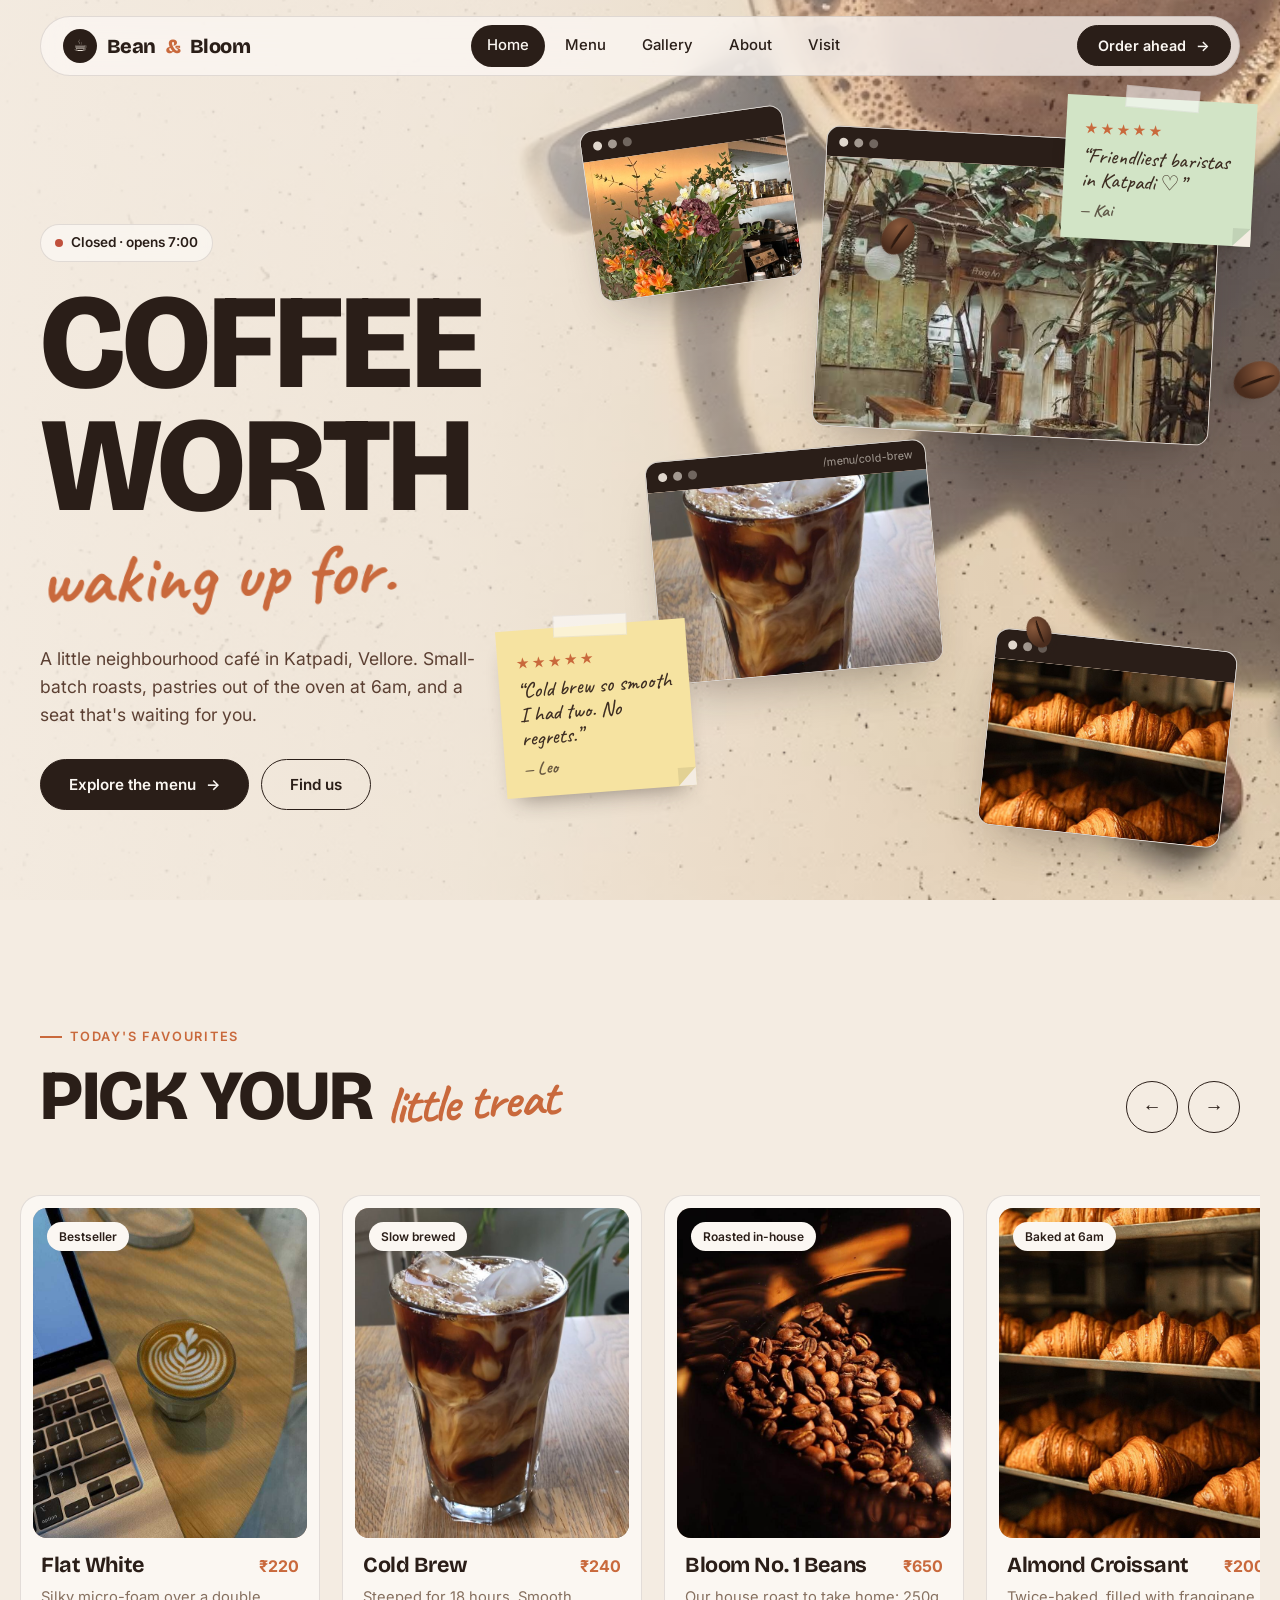
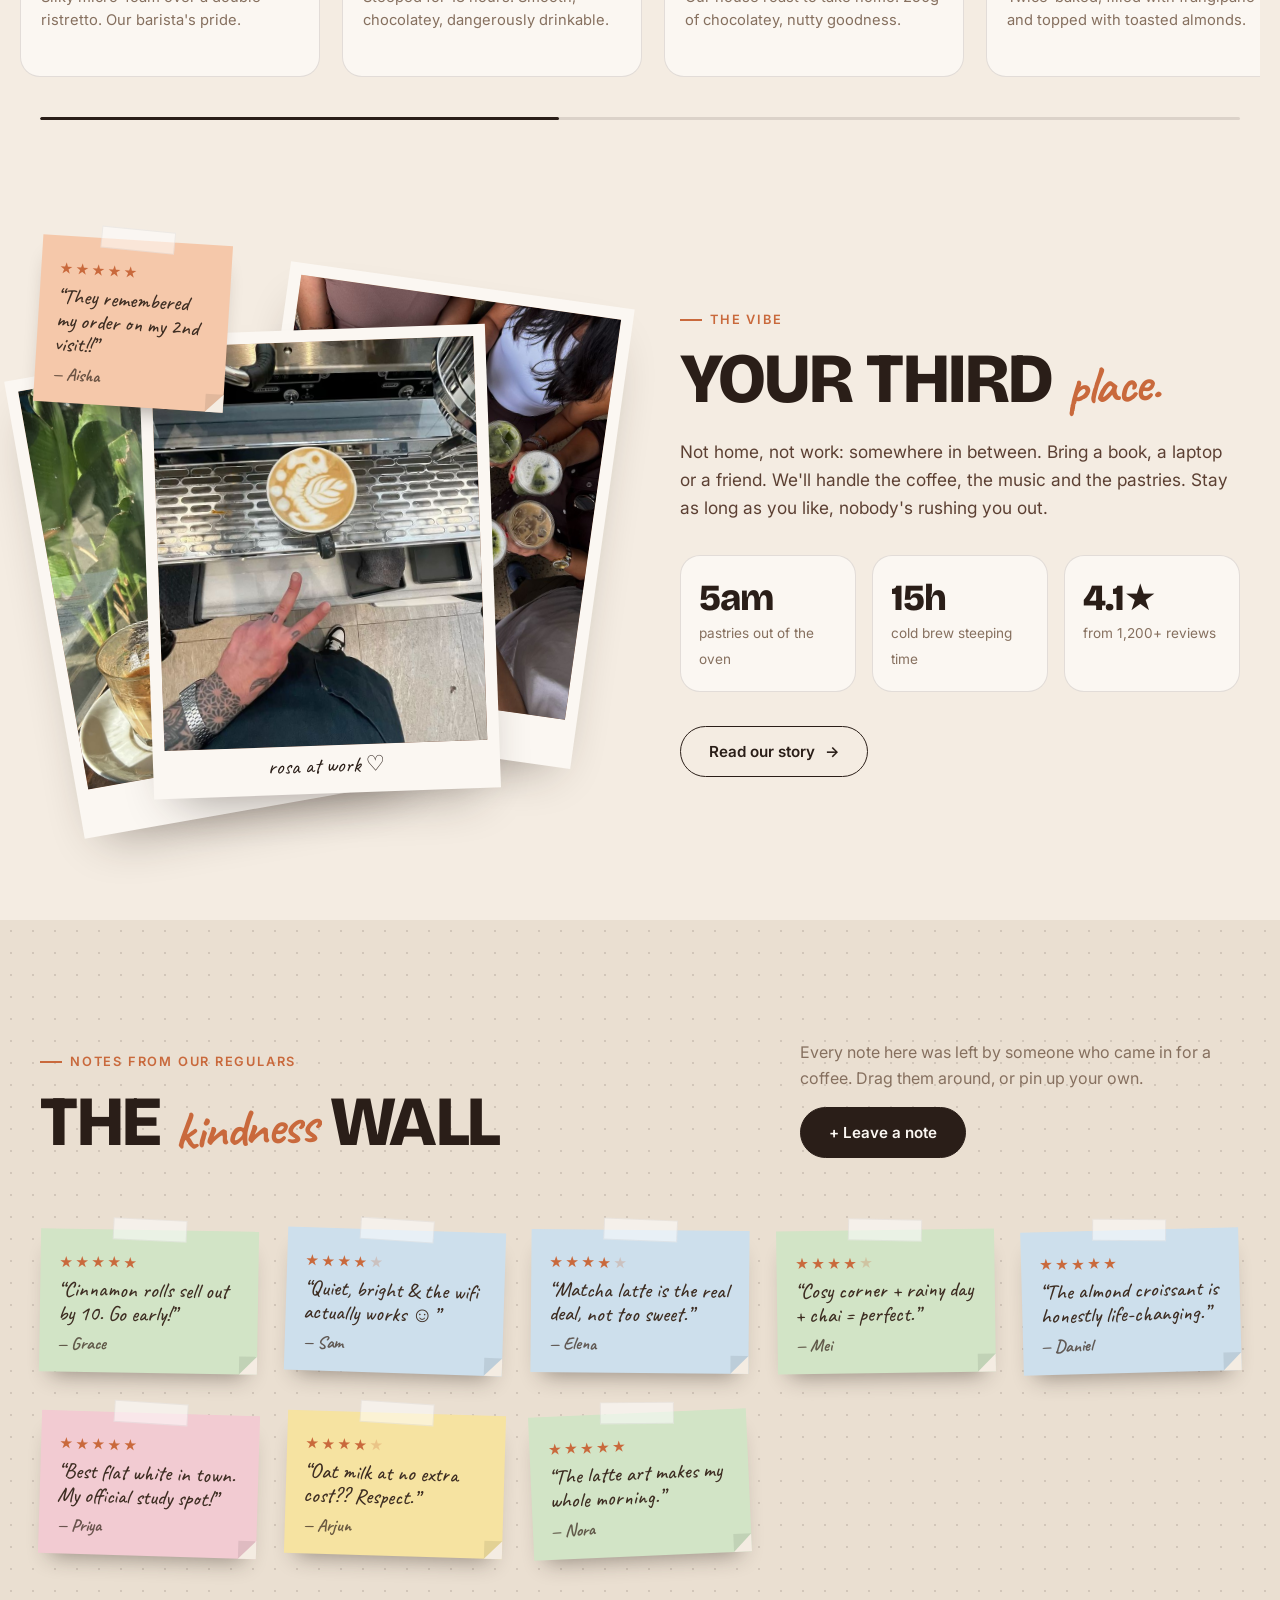
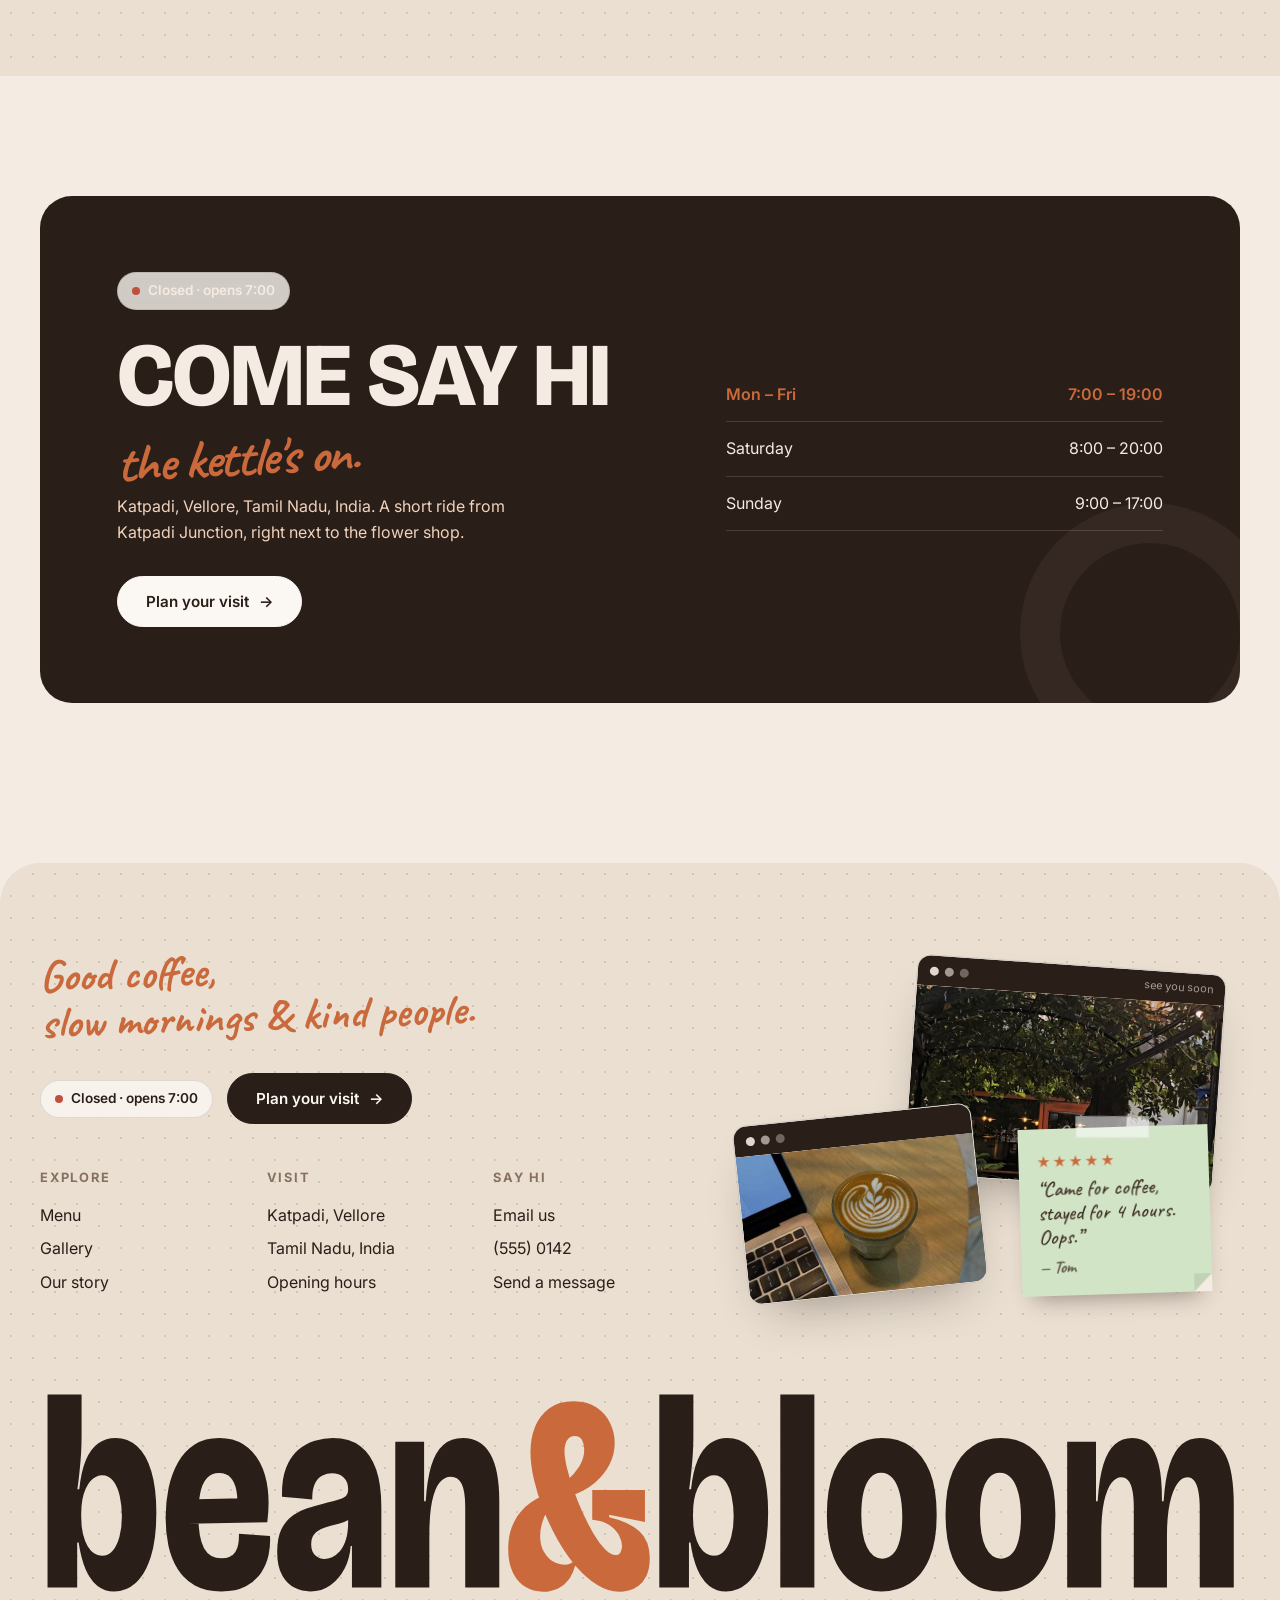
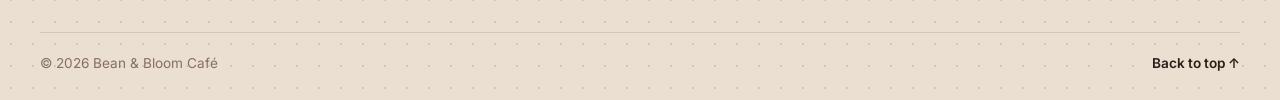
<file: index.html>
<!DOCTYPE html>
<html lang="en">
<head>
  <meta charset="UTF-8" />
  <meta name="viewport" content="width=device-width, initial-scale=1.0" />
  <meta name="description" content="A cosy neighbourhood café serving small-batch coffee, fresh pastries and good vibes." />
  <title>Bean & Bloom Café · Good coffee, slow mornings</title>
  <link rel="icon" href="assets/favicon.svg" type="image/svg+xml" />
  <link rel="preconnect" href="https://fonts.googleapis.com" />
  <link rel="preconnect" href="https://fonts.gstatic.com" crossorigin />
  <link href="https://fonts.googleapis.com/css2?family=Bricolage+Grotesque:opsz,wght@12..96,500;12..96,700;12..96,800&family=Caveat:wght@500;700&family=Inter:wght@400;500;600;700&display=swap" rel="stylesheet" />
  <link rel="stylesheet" href="css/style.css" />
  <!-- If a photo is missing, show its labelled placeholder instead of a broken image -->
  <script>
    addEventListener("error", (e) => { if (e.target.tagName === "IMG") e.target.classList.add("img-missing"); }, true);
  </script>
</head>
<body>
  <!-- Coffee-coloured curtain used for page transitions -->
  <div class="curtain" aria-hidden="true"><div class="curtain-cup"></div></div>

  <!-- ===== Navigation ===== -->
  <header class="site-header">
    <div class="container">
      <nav class="nav" aria-label="Main navigation">
        <a href="index.html" class="logo"><span class="logo-mark">☕</span>Bean <em>&amp;</em> Bloom</a>
        <ul class="nav-links">
          <li><a href="index.html" aria-current="page">Home</a></li>
          <li><a href="menu.html">Menu</a></li>
          <li><a href="gallery.html">Gallery</a></li>
          <li><a href="about.html">About</a></li>
          <li><a href="visit.html">Visit</a></li>
        </ul>
        <a href="menu.html" class="btn btn-dark nav-cta">Order ahead <span class="arrow">→</span></a>
        <button class="nav-toggle" aria-label="Open menu" aria-expanded="false" aria-controls="mobileMenu">
          <span></span><span></span>
        </button>
      </nav>
    </div>
  </header>

  <div class="mobile-menu" id="mobileMenu">
    <a href="index.html" style="--i:0" aria-current="page">Home</a>
    <a href="menu.html" style="--i:1">Menu</a>
    <a href="gallery.html" style="--i:2">Gallery</a>
    <a href="about.html" style="--i:3">About</a>
    <a href="visit.html" style="--i:4">Visit</a>
    <p>see you for coffee soon ☕</p>
  </div>

  <main>
    <!-- ===== Hero ===== -->
    <section class="hero">
      <div class="hero-bg" aria-hidden="true"></div>

      <div class="container hero-content">
        <span class="status fade-up" style="--d:0.9s" data-open-status>Checking hours…</span>
        <h1 class="hero-title">
          <span class="line"><span style="--i:0">Coffee</span></span>
          <span class="line"><span style="--i:1">worth</span></span>
          <span class="line hand"><span style="--i:2">waking up for.</span></span>
        </h1>
        <p class="hero-sub fade-up" style="--d:1.4s">
          A little neighbourhood café in Katpadi, Vellore. Small-batch roasts, pastries out of the oven at 6am,
          and a seat that's waiting for you.
        </p>
        <div class="hero-actions fade-up" style="--d:1.55s">
          <a href="menu.html" class="btn btn-dark">Explore the menu <span class="arrow">→</span></a>
          <a href="visit.html" class="btn btn-ghost">Find us</a>
        </div>
      </div>

      <!-- Floating photo "tabs", beans and sticky notes (they follow the mouse) -->
      <div class="hero-stage" id="heroStage">
        <div class="layer hw-4" data-depth="18">
          <div class="pop-in" style="--d:1.25s">
            <figure class="window" data-lightbox data-caption="Fresh flowers on the counter (the 'bloom')">
              <div class="window-bar"><i></i><i></i><i></i></div>
              <div class="photo" data-label="images/flowers.jpg"><img src="images/flowers.jpg" alt="Fresh flowers in a vase on the café counter" /></div>
            </figure>
          </div>
        </div>
        <div class="layer hw-1" data-depth="30">
          <div class="pop-in" style="--d:1.1s">
            <figure class="window" data-lightbox data-caption="Our cosy corner by the window">
              <div class="window-bar"><i></i><i></i><i></i><span>beanandbloom.cafe/inside</span></div>
              <div class="photo" data-label="images/cafe-1.jpg"><img src="images/cafe-1.jpg" alt="Warm café interior with wooden tables and plants" /></div>
            </figure>
          </div>
        </div>
        <div class="layer hw-2" data-depth="45">
          <div class="pop-in" style="--d:1.35s">
            <figure class="window" data-lightbox data-caption="18-hour cold brew">
              <div class="window-bar"><i></i><i></i><i></i><span>/menu/cold-brew</span></div>
              <div class="photo" data-label="images/coffee-2.jpg"><img src="images/coffee-2.jpg" alt="Iced coffee in a glass" /></div>
            </figure>
          </div>
        </div>
        <div class="layer hw-3" data-depth="60">
          <div class="pop-in" style="--d:1.5s">
            <figure class="window" data-lightbox data-caption="Croissants, fresh at 6am">
              <div class="window-bar"><i></i><i></i><i></i></div>
              <div class="photo" data-label="images/pastry-1.jpg"><img src="images/pastry-1.jpg" alt="Golden butter croissants" /></div>
            </figure>
          </div>
        </div>

        <span class="layer" data-depth="80" style="top:24%;right:31%"><span class="pop-in" style="--d:1.7s;display:block"><span class="bean" style="--r:35deg"></span></span></span>
        <span class="layer" data-depth="40" style="top:68%;right:20%"><span class="pop-in" style="--d:1.8s;display:block"><span class="bean" style="--r:-20deg;--s:.8"></span></span></span>
        <span class="layer" data-depth="100" style="top:40%;right:3%"><span class="pop-in" style="--d:1.9s;display:block"><span class="bean" style="--r:70deg;--s:1.2"></span></span></span>
        <span class="layer" data-depth="25" style="bottom:20%;right:58%"><span class="pop-in" style="--d:2s;display:block"><span class="bean" style="--r:10deg;--s:.7"></span></span></span>

        <div class="layer hn-1" data-depth="70">
          <div class="pop-in" style="--d:1.9s"><div class="note" data-note style="position:relative"></div></div>
        </div>
        <div class="layer hn-2" data-depth="55">
          <div class="pop-in" style="--d:2.05s"><div class="note" data-note style="position:relative"></div></div>
        </div>
      </div>

    </section>

    <!-- ===== Favourites carousel ===== -->
    <section class="section" id="favourites">
      <div class="container">
        <div class="section-head">
          <div data-reveal>
            <span class="eyebrow">Today's favourites</span>
            <h2 class="section-title">Pick your <span class="hand">little treat</span></h2>
          </div>
          <div class="carousel-controls" data-reveal style="--delay:.1s">
            <button class="round-btn" id="favPrev" aria-label="Previous">←</button>
            <button class="round-btn" id="favNext" aria-label="Next">→</button>
          </div>
        </div>

        <div class="fav-track" id="favTrack" data-reveal style="--delay:.15s">
          <article class="fav-card">
            <div class="photo" data-label="images/coffee-1.jpg"><span class="fav-tag">Bestseller</span><img src="images/coffee-1.jpg" alt="Flat white with latte art" /></div>
            <div class="fav-meta"><h3>Flat White</h3><span class="price">₹220</span></div>
            <p>Silky micro-foam over a double ristretto. Our barista's pride.</p>
          </article>
          <article class="fav-card">
            <div class="photo" data-label="images/coffee-2.jpg"><span class="fav-tag">Slow brewed</span><img src="images/coffee-2.jpg" alt="Iced cold brew" /></div>
            <div class="fav-meta"><h3>Cold Brew</h3><span class="price">₹240</span></div>
            <p>Steeped for 18 hours. Smooth, chocolatey, dangerously drinkable.</p>
          </article>
          <article class="fav-card">
            <div class="photo" data-label="images/coffee-3.jpg"><span class="fav-tag">Roasted in-house</span><img src="images/coffee-3.jpg" alt="Freshly roasted coffee beans" /></div>
            <div class="fav-meta"><h3>Bloom No. 1 Beans</h3><span class="price">₹650</span></div>
            <p>Our house roast to take home: 250g of chocolatey, nutty goodness.</p>
          </article>
          <article class="fav-card">
            <div class="photo" data-label="images/pastry-1.jpg"><span class="fav-tag">Baked at 6am</span><img src="images/pastry-1.jpg" alt="Butter croissant" /></div>
            <div class="fav-meta"><h3>Almond Croissant</h3><span class="price">₹200</span></div>
            <p>Twice-baked, filled with frangipane and topped with toasted almonds.</p>
          </article>
          <article class="fav-card">
            <div class="photo" data-label="images/coffee-4.jpg"><span class="fav-tag">New</span><img src="images/coffee-4.jpg" alt="Matcha latte" /></div>
            <div class="fav-meta"><h3>Matcha Latte</h3><span class="price">₹290</span></div>
            <p>Ceremonial-grade matcha whisked by hand with oat milk.</p>
          </article>
          <article class="fav-card">
            <div class="photo" data-label="images/pastry-2.jpg"><span class="fav-tag">Sells out by 10</span><img src="images/pastry-2.jpg" alt="Cinnamon roll" /></div>
            <div class="fav-meta"><h3>Cinnamon Roll</h3><span class="price">₹190</span></div>
            <p>Soft, gooey and glazed with cream-cheese icing. Get here early.</p>
          </article>
          <article class="fav-card">
            <div class="photo" data-label="images/breakfast.jpg"><span class="fav-tag">Brunch</span><img src="images/breakfast.jpg" alt="Avocado toast on sourdough" /></div>
            <div class="fav-meta"><h3>Avocado Toast</h3><span class="price">₹350</span></div>
            <p>Smashed avocado, chilli flakes and lemon on toasted sourdough.</p>
          </article>
          <article class="fav-card">
            <div class="photo" data-label="images/dessert.jpg"><span class="fav-tag">Afternoon treat</span><img src="images/dessert.jpg" alt="Slice of lemon drizzle cake" /></div>
            <div class="fav-meta"><h3>Lemon Drizzle Cake</h3><span class="price">₹220</span></div>
            <p>Zesty, soft and soaked in lemon syrup. Pairs perfectly with a pour-over.</p>
          </article>
          <article class="fav-card">
            <div class="photo" data-label="images/tea.jpg"><span class="fav-tag">Spiced</span><img src="images/tea.jpg" alt="Chai latte with cinnamon" /></div>
            <div class="fav-meta"><h3>Dirty Chai</h3><span class="price">₹230</span></div>
            <p>Our house-spiced chai with a shot of espresso. Cosy in a cup.</p>
          </article>
        </div>
        <div class="progress" aria-hidden="true"><span id="favProgress"></span></div>
      </div>
    </section>

    <!-- ===== The vibe ===== -->
    <section class="section" style="padding-top:40px">
      <div class="note float float-hide-md vn-1" data-note></div>
      <div class="container vibe">
        <div class="polaroids" data-inview>
          <figure class="polaroid" data-lightbox data-caption="Rosa pouring latte art">
            <div class="photo" data-label="images/barista.jpg"><img src="images/barista.jpg" alt="Barista pouring latte art" /></div>
            <figcaption>rosa at work ♡</figcaption>
          </figure>
          <figure class="polaroid" data-lightbox data-caption="Good coffee, better company">
            <div class="photo" data-label="images/people-1.jpg"><img src="images/people-1.jpg" alt="Friends laughing over coffee" /></div>
            <figcaption>good company</figcaption>
          </figure>
          <figure class="polaroid" data-lightbox data-caption="Study sessions, fuelled by flat whites">
            <div class="photo" data-label="images/people-2.jpg"><img src="images/people-2.jpg" alt="Someone studying with a laptop and coffee" /></div>
            <figcaption>study sessions</figcaption>
          </figure>
        </div>

        <div class="vibe-text">
          <span class="eyebrow" data-reveal>The vibe</span>
          <h2 class="section-title" data-reveal style="--delay:.08s">Your third <span class="hand">place.</span></h2>
          <p data-reveal style="--delay:.16s">
            Not home, not work: somewhere in between. Bring a book, a laptop or a friend. We'll handle the
            coffee, the music and the pastries. Stay as long as you like, nobody's rushing you out.
          </p>
          <div class="stats" data-reveal style="--delay:.24s">
            <div class="stat"><strong data-count="6" data-suffix="am">0</strong><span>pastries out of the oven</span></div>
            <div class="stat"><strong data-count="18" data-suffix="h">0</strong><span>cold brew steeping time</span></div>
            <div class="stat"><strong data-count="4.9" data-decimals="1" data-suffix="★">0</strong><span>from 1,200+ reviews</span></div>
          </div>
          <a href="about.html" class="btn btn-ghost" data-reveal style="--delay:.32s">Read our story <span class="arrow">→</span></a>
        </div>
      </div>
    </section>

    <!-- ===== Notes wall ===== -->
    <section class="section wall-section">
      <div class="container">
        <div class="section-head">
          <div data-reveal>
            <span class="eyebrow">Notes from our regulars</span>
            <h2 class="section-title">The <span class="hand">kindness</span> wall</h2>
          </div>
          <div data-reveal style="--delay:.1s">
            <p class="section-intro" style="margin-bottom:16px">Every note here was left by someone who came in for a coffee. Drag them around, or pin up your own.</p>
            <button class="btn btn-dark" id="openNoteForm">+ Leave a note</button>
          </div>
        </div>

        <div class="wall" id="wall">
          <div data-note></div><div data-note></div><div data-note></div><div data-note></div>
          <div data-note></div><div data-note></div><div data-note></div><div data-note></div>
        </div>
      </div>
    </section>

    <!-- ===== Visit CTA ===== -->
    <section class="section">
      <div class="container">
        <div class="cta-card" data-reveal>
          <span class="cta-cup" aria-hidden="true"></span>
          <div>
            <span class="status" data-open-status>Checking hours…</span>
            <h2 style="margin-top:20px">Come say hi <span class="hand">the kettle's on.</span></h2>
            <p>Katpadi, Vellore, Tamil Nadu, India. A short ride from Katpadi Junction, right next to the flower shop.</p>
            <a href="visit.html" class="btn btn-light">Plan your visit <span class="arrow">→</span></a>
          </div>
          <ul class="hours-mini">
            <li data-day="1,2,3,4,5"><span>Mon – Fri</span><span>7:00 – 19:00</span></li>
            <li data-day="6"><span>Saturday</span><span>8:00 – 20:00</span></li>
            <li data-day="0"><span>Sunday</span><span>9:00 – 17:00</span></li>
          </ul>
        </div>
      </div>
    </section>

    <!-- ===== "Leave a note" form (opens as a modal) ===== -->
    <div class="modal" id="noteModal" role="dialog" aria-modal="true" aria-labelledby="noteTitle">
      <form class="modal-card" id="noteForm" novalidate>
        <button type="button" class="modal-close" aria-label="Close">✕</button>
        <h3 id="noteTitle">Leave us a note ✎</h3>
        <div class="field">
          <label>Your rating</label>
          <div class="star-input" id="starInput">
            <button type="button" data-value="1" aria-label="1 star">★</button>
            <button type="button" data-value="2" aria-label="2 stars">★</button>
            <button type="button" data-value="3" aria-label="3 stars">★</button>
            <button type="button" data-value="4" aria-label="4 stars">★</button>
            <button type="button" data-value="5" aria-label="5 stars">★</button>
          </div>
        </div>
        <div class="field">
          <label for="noteName">Your name</label>
          <input id="noteName" maxlength="20" placeholder="e.g. Alex" />
          <small class="error"></small>
        </div>
        <div class="field">
          <label for="noteText">Your note</label>
          <textarea id="noteText" maxlength="90" placeholder="What did you love?"></textarea>
          <small class="error"></small>
        </div>
        <button type="submit" class="btn btn-dark" style="margin-top:12px">Pin it to the wall 📌</button>
      </form>
    </div>
  </main>

  <!-- ===== Footer ===== -->
  <footer class="site-footer">
    <div class="container footer-top">
      <div>
        <p class="hand footer-tagline">Good coffee,<br />slow mornings &amp; kind people.</p>
        <div class="footer-actions">
          <span class="status" data-open-status>Checking hours…</span>
          <a href="visit.html" class="btn btn-dark">Plan your visit <span class="arrow">→</span></a>
        </div>
        <div class="footer-grid">
          <div>
            <h4>Explore</h4>
            <ul>
              <li><a href="menu.html">Menu</a></li>
              <li><a href="gallery.html">Gallery</a></li>
              <li><a href="about.html">Our story</a></li>
            </ul>
          </div>
          <div>
            <h4>Visit</h4>
            <ul>
              <li>Katpadi, Vellore</li>
              <li>Tamil Nadu, India</li>
              <li><a href="visit.html">Opening hours</a></li>
            </ul>
          </div>
          <div>
            <h4>Say hi</h4>
            <ul>
              <li><a href="mailto:hello@beanandbloom.example">Email us</a></li>
              <li><a href="tel:+15550142">(555) 0142</a></li>
              <li><a href="visit.html#contact">Send a message</a></li>
            </ul>
          </div>
        </div>
      </div>

      <div class="footer-collage" aria-hidden="true">
        <figure class="window fc-1">
          <div class="window-bar"><i></i><i></i><i></i><span>see you soon</span></div>
          <div class="photo" data-label="images/storefront.jpg"><img src="images/storefront.jpg" alt="" loading="lazy" /></div>
        </figure>
        <figure class="window fc-2">
          <div class="window-bar"><i></i><i></i><i></i></div>
          <div class="photo" data-label="images/coffee-1.jpg"><img src="images/coffee-1.jpg" alt="" loading="lazy" /></div>
        </figure>
        <div class="note fc-note" data-note></div>
      </div>
    </div>

    <div class="container">
      <svg class="footer-word" viewBox="0 0 1000 200" role="img" aria-label="Bean &amp; Bloom">
        <text x="0" y="178" textLength="1000" lengthAdjust="spacingAndGlyphs">bean<tspan>&amp;</tspan>bloom</text>
      </svg>
      <div class="footer-bottom">
        <span>© <span data-year></span> Bean &amp; Bloom Café</span>
        <a href="#" data-top>Back to top ↑</a>
      </div>
    </div>
  </footer>

  <script src="js/main.js"></script>
  <script src="js/home.js"></script>
</body>
</html>
</file>
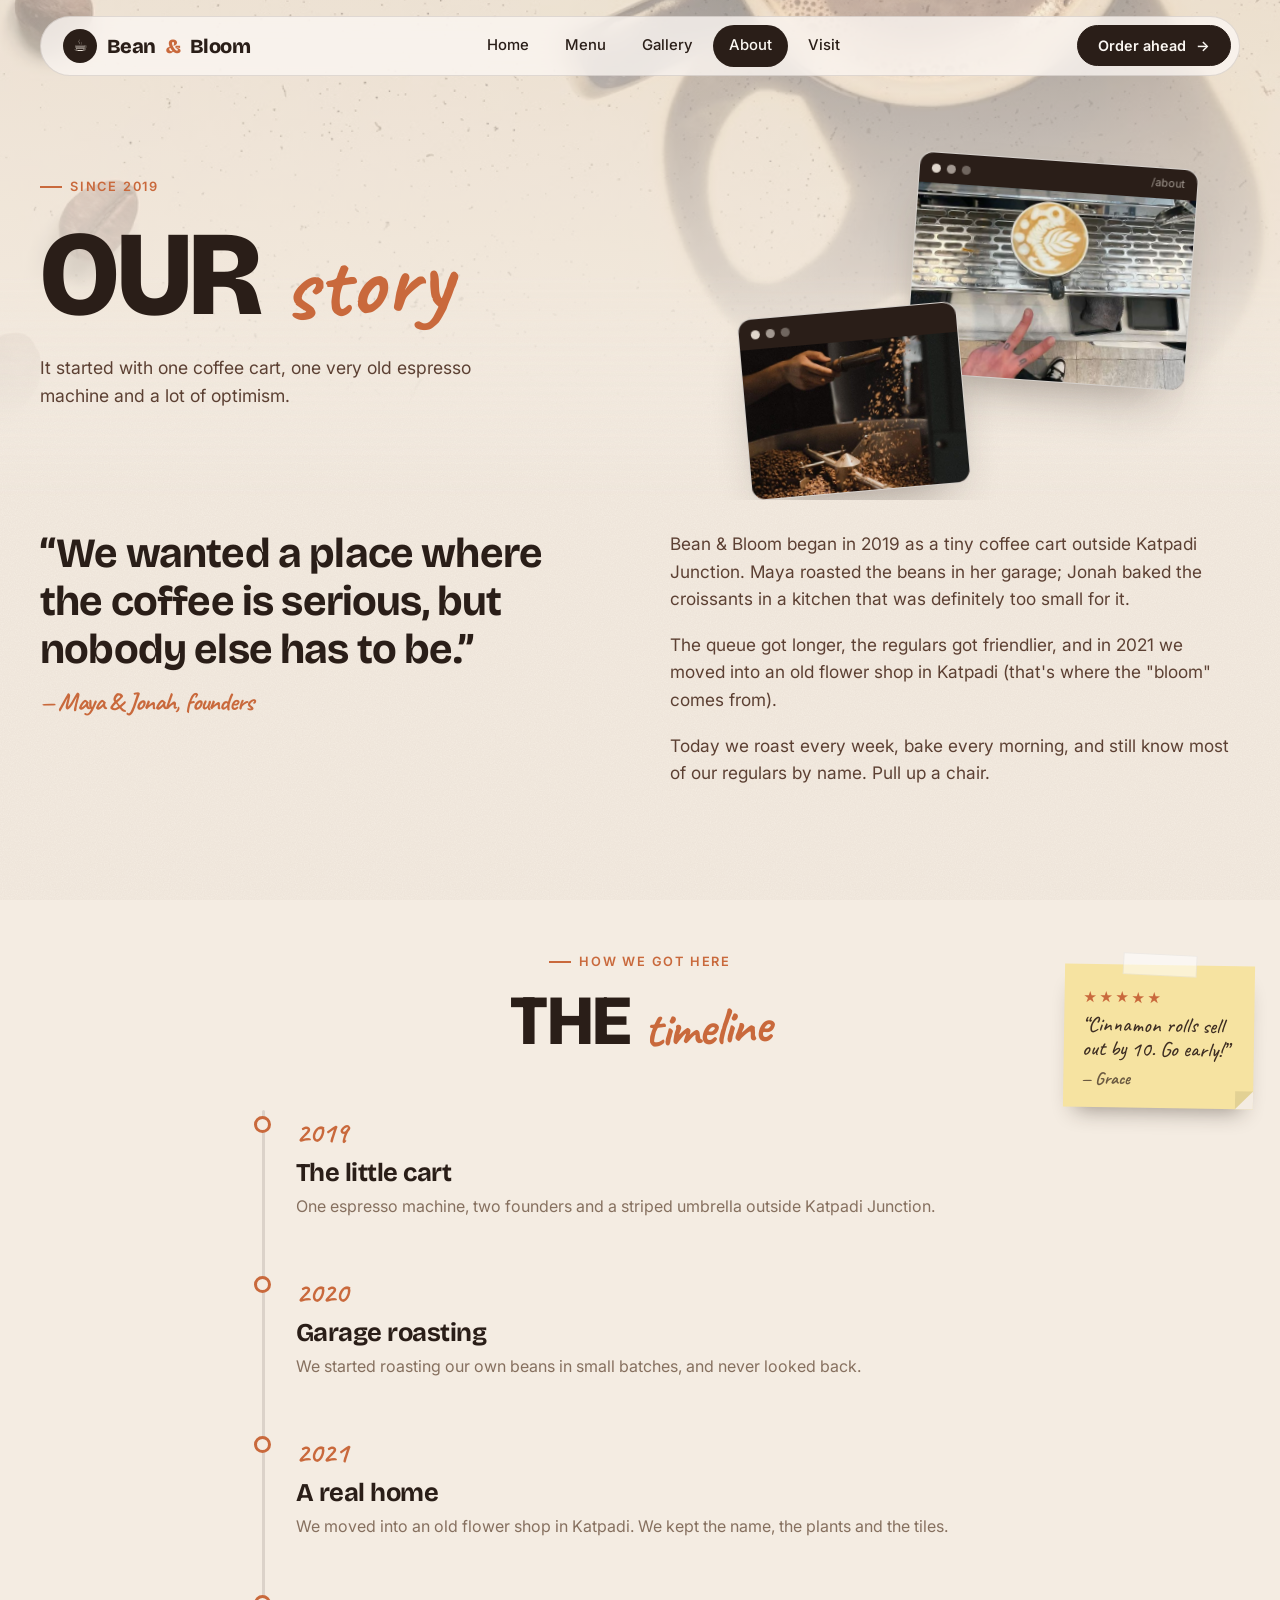
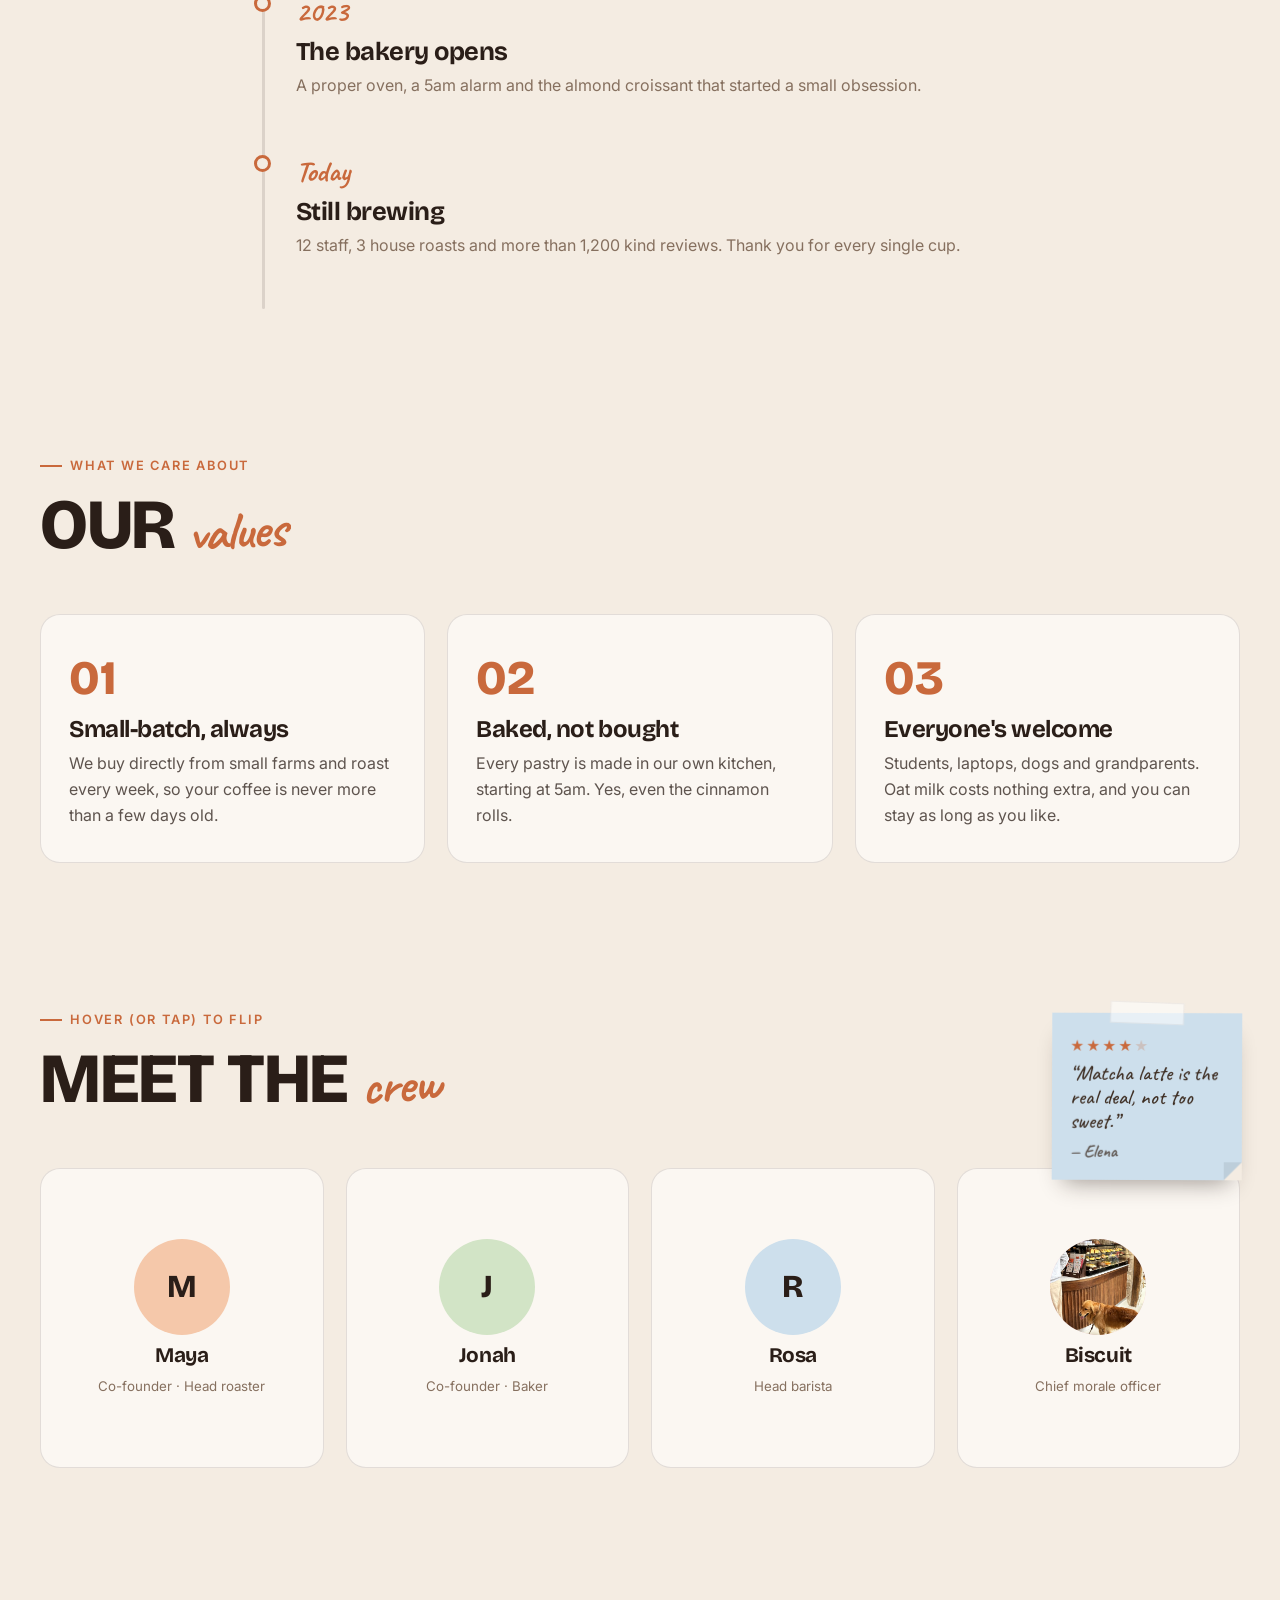
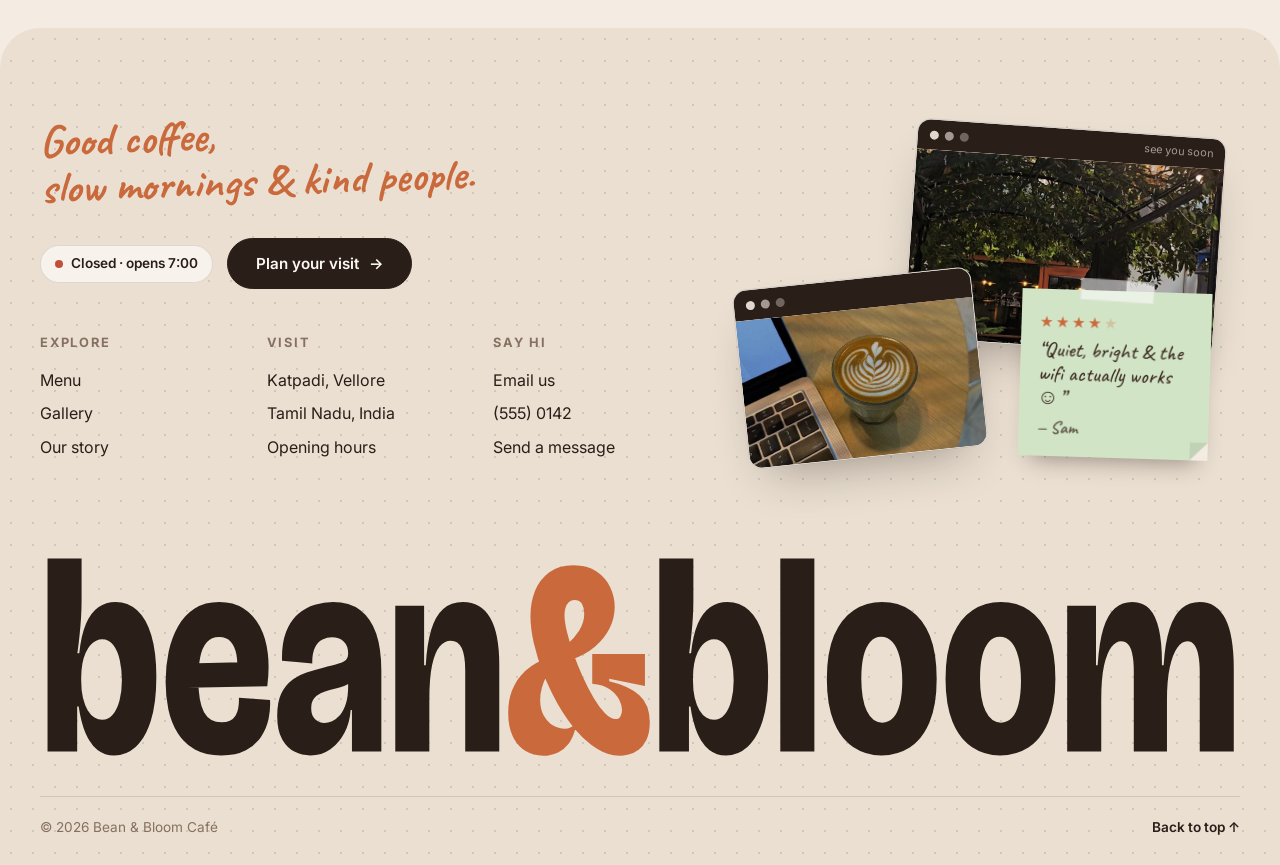
<file: about.html>
<!DOCTYPE html>
<html lang="en">
<head>
  <meta charset="UTF-8" />
  <meta name="viewport" content="width=device-width, initial-scale=1.0" />
  <meta name="description" content="How a tiny coffee cart in Katpadi, Vellore became Bean & Bloom Café." />
  <title>Our Story · Bean & Bloom Café</title>
  <link rel="icon" href="assets/favicon.svg" type="image/svg+xml" />
  <link rel="preconnect" href="https://fonts.googleapis.com" />
  <link rel="preconnect" href="https://fonts.gstatic.com" crossorigin />
  <link href="https://fonts.googleapis.com/css2?family=Bricolage+Grotesque:opsz,wght@12..96,500;12..96,700;12..96,800&family=Caveat:wght@500;700&family=Inter:wght@400;500;600;700&display=swap" rel="stylesheet" />
  <link rel="stylesheet" href="css/style.css" />
  <!-- If a photo is missing, show its labelled placeholder instead of a broken image -->
  <script>
    addEventListener("error", (e) => { if (e.target.tagName === "IMG") e.target.classList.add("img-missing"); }, true);
  </script>
</head>
<body>
  <!-- Coffee-coloured curtain used for page transitions -->
  <div class="curtain" aria-hidden="true"><div class="curtain-cup"></div></div>

  <!-- ===== Navigation ===== -->
  <header class="site-header">
    <div class="container">
      <nav class="nav" aria-label="Main navigation">
        <a href="index.html" class="logo"><span class="logo-mark">☕</span>Bean <em>&amp;</em> Bloom</a>
        <ul class="nav-links">
          <li><a href="index.html">Home</a></li>
          <li><a href="menu.html">Menu</a></li>
          <li><a href="gallery.html">Gallery</a></li>
          <li><a href="about.html" aria-current="page">About</a></li>
          <li><a href="visit.html">Visit</a></li>
        </ul>
        <a href="menu.html" class="btn btn-dark nav-cta">Order ahead <span class="arrow">→</span></a>
        <button class="nav-toggle" aria-label="Open menu" aria-expanded="false" aria-controls="mobileMenu">
          <span></span><span></span>
        </button>
      </nav>
    </div>
  </header>

  <div class="mobile-menu" id="mobileMenu">
    <a href="index.html" style="--i:0">Home</a>
    <a href="menu.html" style="--i:1">Menu</a>
    <a href="gallery.html" style="--i:2">Gallery</a>
    <a href="about.html" style="--i:3" aria-current="page">About</a>
    <a href="visit.html" style="--i:4">Visit</a>
    <p>see you for coffee soon ☕</p>
  </div>

  <main>
    <section class="page-hero">
      <div class="container">
        <span class="eyebrow fade-up" style="--d:.8s">Since 2019</span>
        <h1 class="fade-up" style="--d:.9s">Our <span class="hand">story</span></h1>
        <p class="fade-up" style="--d:1s">It started with one coffee cart, one very old espresso machine and a lot of optimism.</p>
        <figure class="window ph-win-1 pop-in" style="--d:1.1s" aria-hidden="true">
          <div class="window-bar"><i></i><i></i><i></i><span>/about</span></div>
          <div class="photo" data-label="images/barista.jpg"><img src="images/barista.jpg" alt="" /></div>
        </figure>
        <figure class="window ph-win-2 pop-in" style="--d:1.25s" aria-hidden="true">
          <div class="window-bar"><i></i><i></i><i></i></div>
          <div class="photo" data-label="images/roasting.jpg"><img src="images/roasting.jpg" alt="" /></div>
        </figure>
      </div>
    </section>

    <section class="section" style="padding-top:30px">
      <div class="container story">
        <div class="pull-quote" data-reveal>
          “We wanted a place where the coffee is serious, but nobody else has to be.”
          <span class="hand">— Maya &amp; Jonah, founders</span>
        </div>
        <div data-reveal style="--delay:.1s">
          <p>Bean &amp; Bloom began in 2019 as a tiny coffee cart outside Katpadi Junction. Maya roasted the beans in her garage; Jonah baked the croissants in a kitchen that was definitely too small for it.</p>
          <p>The queue got longer, the regulars got friendlier, and in 2021 we moved into an old flower shop in Katpadi (that's where the "bloom" comes from).</p>
          <p>Today we roast every week, bake every morning, and still know most of our regulars by name. Pull up a chair.</p>
        </div>
      </div>
    </section>

    <section class="section" style="padding-top:20px">
      <div class="note float float-hide-md an-1" data-note></div>
      <div class="container">
        <div class="section-head" style="justify-content:center;text-align:center">
          <div data-reveal>
            <span class="eyebrow">How we got here</span>
            <h2 class="section-title">The <span class="hand">timeline</span></h2>
          </div>
        </div>
        <div class="timeline" id="timeline">
          <span class="timeline-fill" id="timelineFill"></span>
          <div class="t-item" data-reveal><span class="year">2019</span><h3>The little cart</h3><p>One espresso machine, two founders and a striped umbrella outside Katpadi Junction.</p></div>
          <div class="t-item" data-reveal><span class="year">2020</span><h3>Garage roasting</h3><p>We started roasting our own beans in small batches, and never looked back.</p></div>
          <div class="t-item" data-reveal><span class="year">2021</span><h3>A real home</h3><p>We moved into an old flower shop in Katpadi. We kept the name, the plants and the tiles.</p></div>
          <div class="t-item" data-reveal><span class="year">2023</span><h3>The bakery opens</h3><p>A proper oven, a 5am alarm and the almond croissant that started a small obsession.</p></div>
          <div class="t-item" data-reveal><span class="year">Today</span><h3>Still brewing</h3><p>12 staff, 3 house roasts and more than 1,200 kind reviews. Thank you for every single cup.</p></div>
        </div>
      </div>
    </section>

    <section class="section" style="padding-top:20px">
      <div class="container">
        <div class="section-head">
          <div data-reveal>
            <span class="eyebrow">What we care about</span>
            <h2 class="section-title">Our <span class="hand">values</span></h2>
          </div>
        </div>
        <div class="values">
          <article class="value" data-reveal><div class="num">01</div><h3>Small-batch, always</h3><p>We buy directly from small farms and roast every week, so your coffee is never more than a few days old.</p></article>
          <article class="value" data-reveal style="--delay:.1s"><div class="num">02</div><h3>Baked, not bought</h3><p>Every pastry is made in our own kitchen, starting at 5am. Yes, even the cinnamon rolls.</p></article>
          <article class="value" data-reveal style="--delay:.2s"><div class="num">03</div><h3>Everyone's welcome</h3><p>Students, laptops, dogs and grandparents. Oat milk costs nothing extra, and you can stay as long as you like.</p></article>
        </div>
      </div>
    </section>

    <section class="section" style="padding-top:20px">
      <div class="note float float-hide-md an-2" data-note></div>
      <div class="container">
        <div class="section-head">
          <div data-reveal>
            <span class="eyebrow">Hover (or tap) to flip</span>
            <h2 class="section-title">Meet the <span class="hand">crew</span></h2>
          </div>
        </div>
        <div class="team">
          <div class="member" tabindex="0" data-reveal>
            <div class="member-inner">
              <div class="member-face member-front"><span class="avatar" style="background:var(--note-peach)">M</span><h3>Maya</h3><small>Co-founder · Head roaster</small></div>
              <div class="member-face member-back">“Can tell a Kenyan from a Colombian blindfolded.”</div>
            </div>
          </div>
          <div class="member" tabindex="0" data-reveal style="--delay:.08s">
            <div class="member-inner">
              <div class="member-face member-front"><span class="avatar" style="background:var(--note-mint)">J</span><h3>Jonah</h3><small>Co-founder · Baker</small></div>
              <div class="member-face member-back">“Has woken up at 5am every day since 2023. Send help.”</div>
            </div>
          </div>
          <div class="member" tabindex="0" data-reveal style="--delay:.16s">
            <div class="member-inner">
              <div class="member-face member-front"><span class="avatar" style="background:var(--note-blue)">R</span><h3>Rosa</h3><small>Head barista</small></div>
              <div class="member-face member-back">“Latte art champion of Vellore, 2024 ♡”</div>
            </div>
          </div>
          <div class="member" tabindex="0" data-reveal style="--delay:.24s">
            <div class="member-inner">
              <div class="member-face member-front"><span class="avatar" style="background:var(--note-pink)">B<img src="images/dog.jpg" alt="Biscuit the café dog" /></span><h3>Biscuit</h3><small>Chief morale officer</small></div>
              <div class="member-face member-back">“A very good dog. Accepts belly rubs as payment.”</div>
            </div>
          </div>
        </div>
      </div>
    </section>
  </main>

  <!-- ===== Footer ===== -->
  <footer class="site-footer">
    <div class="container footer-top">
      <div>
        <p class="hand footer-tagline">Good coffee,<br />slow mornings &amp; kind people.</p>
        <div class="footer-actions">
          <span class="status" data-open-status>Checking hours…</span>
          <a href="visit.html" class="btn btn-dark">Plan your visit <span class="arrow">→</span></a>
        </div>
        <div class="footer-grid">
          <div>
            <h4>Explore</h4>
            <ul>
              <li><a href="menu.html">Menu</a></li>
              <li><a href="gallery.html">Gallery</a></li>
              <li><a href="about.html">Our story</a></li>
            </ul>
          </div>
          <div>
            <h4>Visit</h4>
            <ul>
              <li>Katpadi, Vellore</li>
              <li>Tamil Nadu, India</li>
              <li><a href="visit.html">Opening hours</a></li>
            </ul>
          </div>
          <div>
            <h4>Say hi</h4>
            <ul>
              <li><a href="mailto:hello@beanandbloom.example">Email us</a></li>
              <li><a href="tel:+15550142">(555) 0142</a></li>
              <li><a href="visit.html#contact">Send a message</a></li>
            </ul>
          </div>
        </div>
      </div>

      <div class="footer-collage" aria-hidden="true">
        <figure class="window fc-1">
          <div class="window-bar"><i></i><i></i><i></i><span>see you soon</span></div>
          <div class="photo" data-label="images/storefront.jpg"><img src="images/storefront.jpg" alt="" loading="lazy" /></div>
        </figure>
        <figure class="window fc-2">
          <div class="window-bar"><i></i><i></i><i></i></div>
          <div class="photo" data-label="images/coffee-1.jpg"><img src="images/coffee-1.jpg" alt="" loading="lazy" /></div>
        </figure>
        <div class="note fc-note" data-note></div>
      </div>
    </div>

    <div class="container">
      <svg class="footer-word" viewBox="0 0 1000 200" role="img" aria-label="Bean &amp; Bloom">
        <text x="0" y="178" textLength="1000" lengthAdjust="spacingAndGlyphs">bean<tspan>&amp;</tspan>bloom</text>
      </svg>
      <div class="footer-bottom">
        <span>© <span data-year></span> Bean &amp; Bloom Café</span>
        <a href="#" data-top>Back to top ↑</a>
      </div>
    </div>
  </footer>

  <script src="js/main.js"></script>
  <script src="js/about.js"></script>
</body>
</html>
</file>
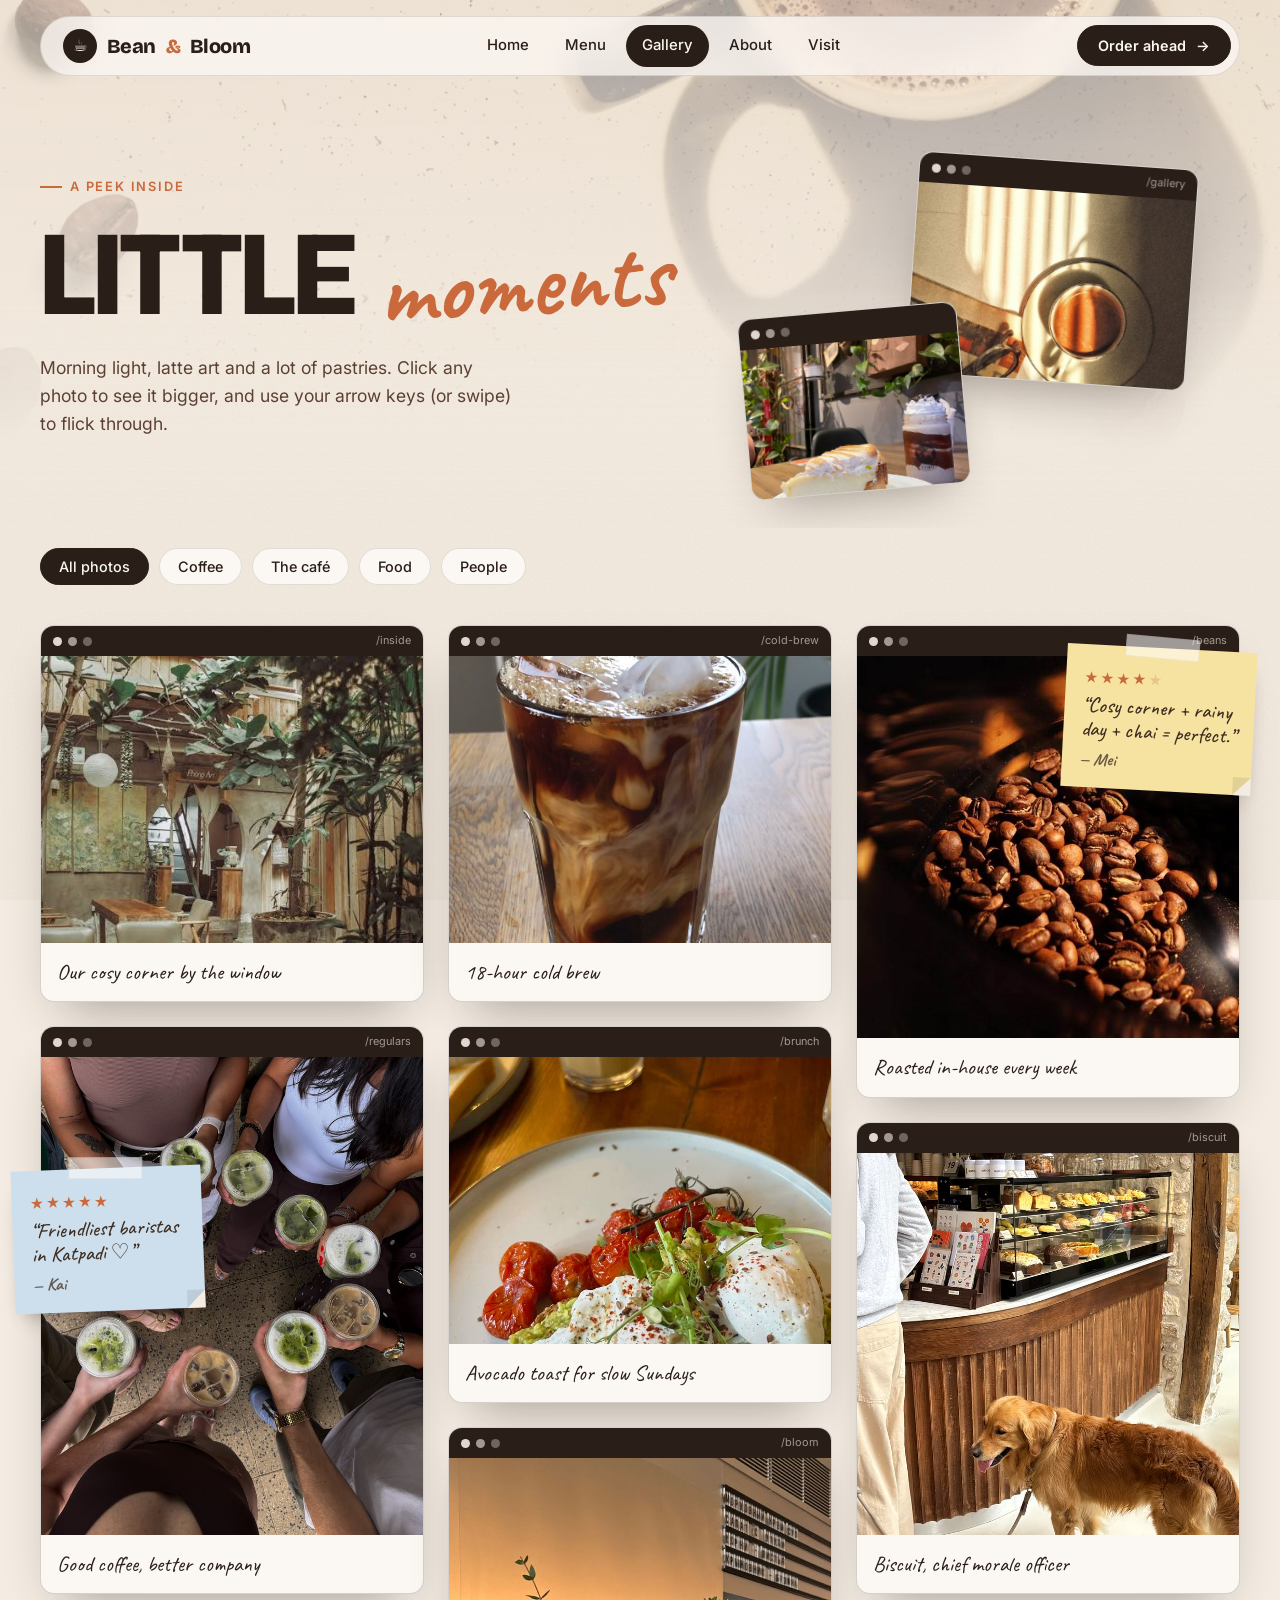
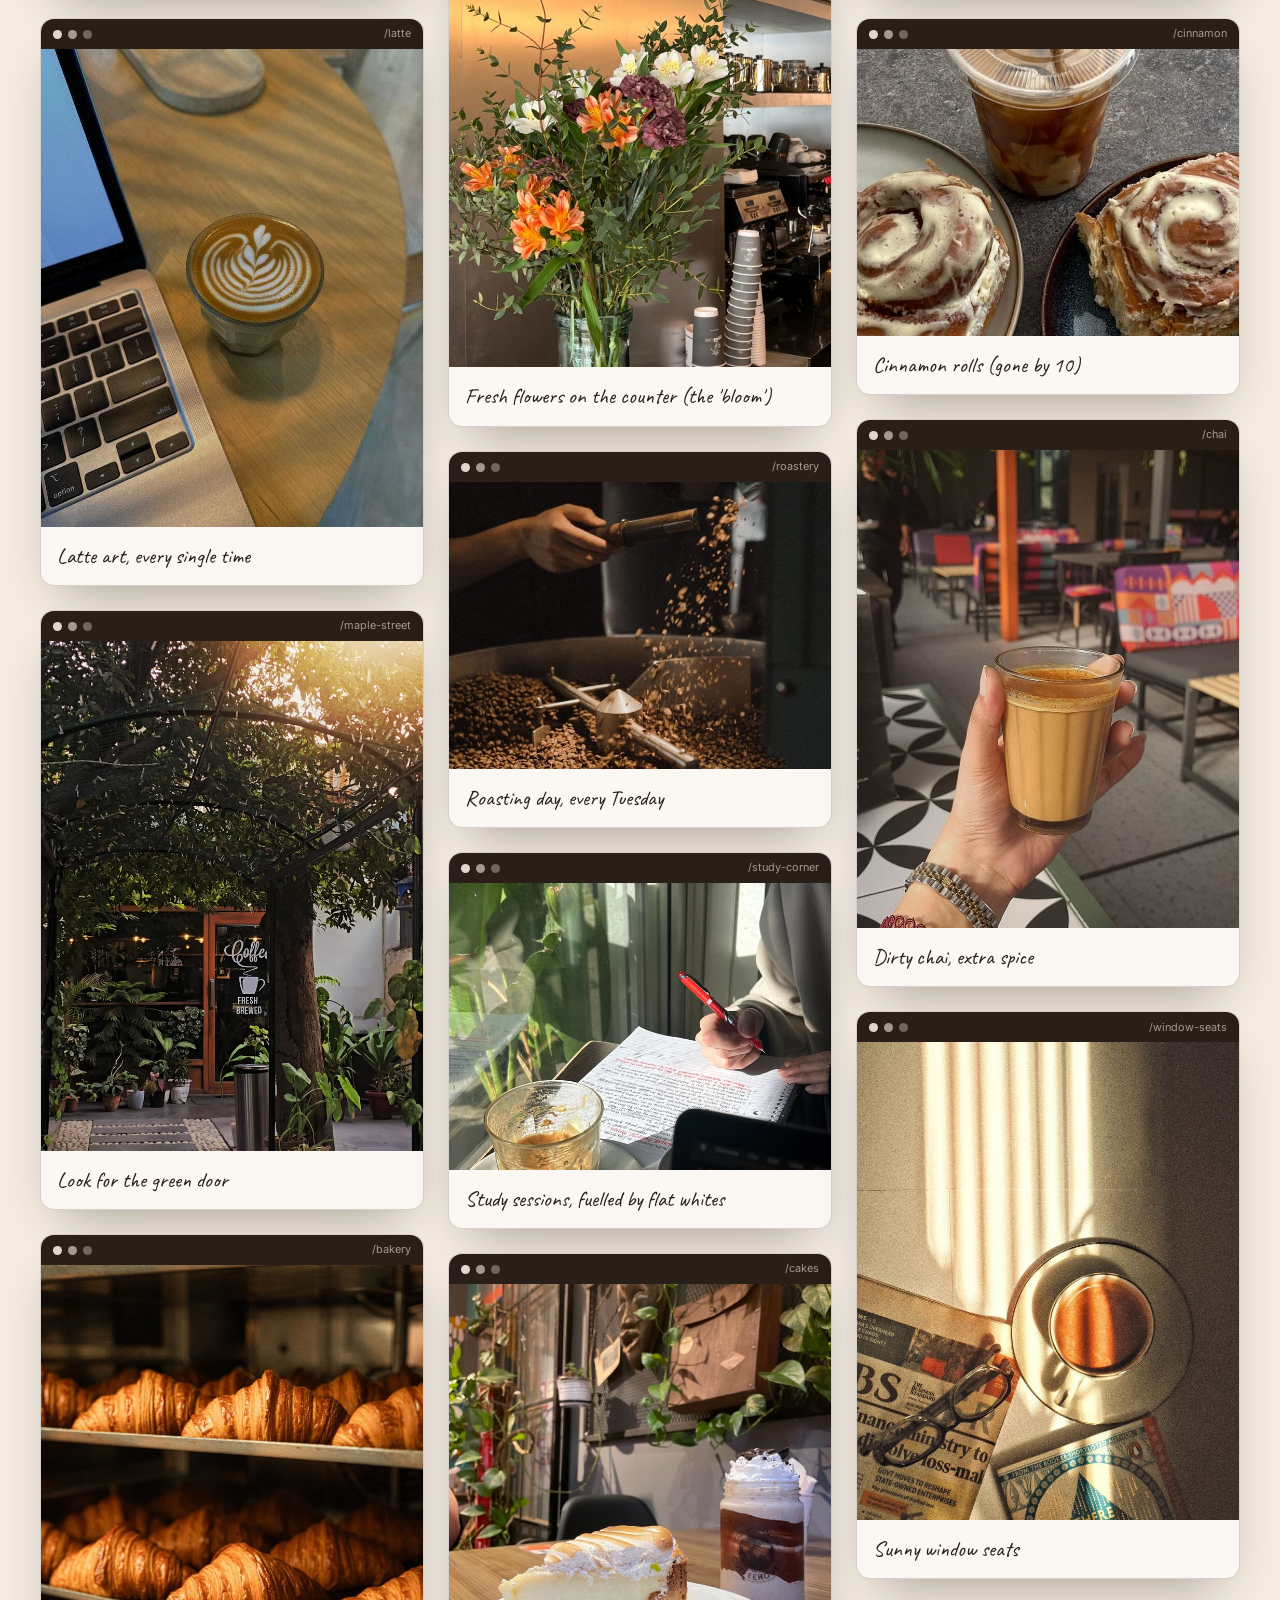
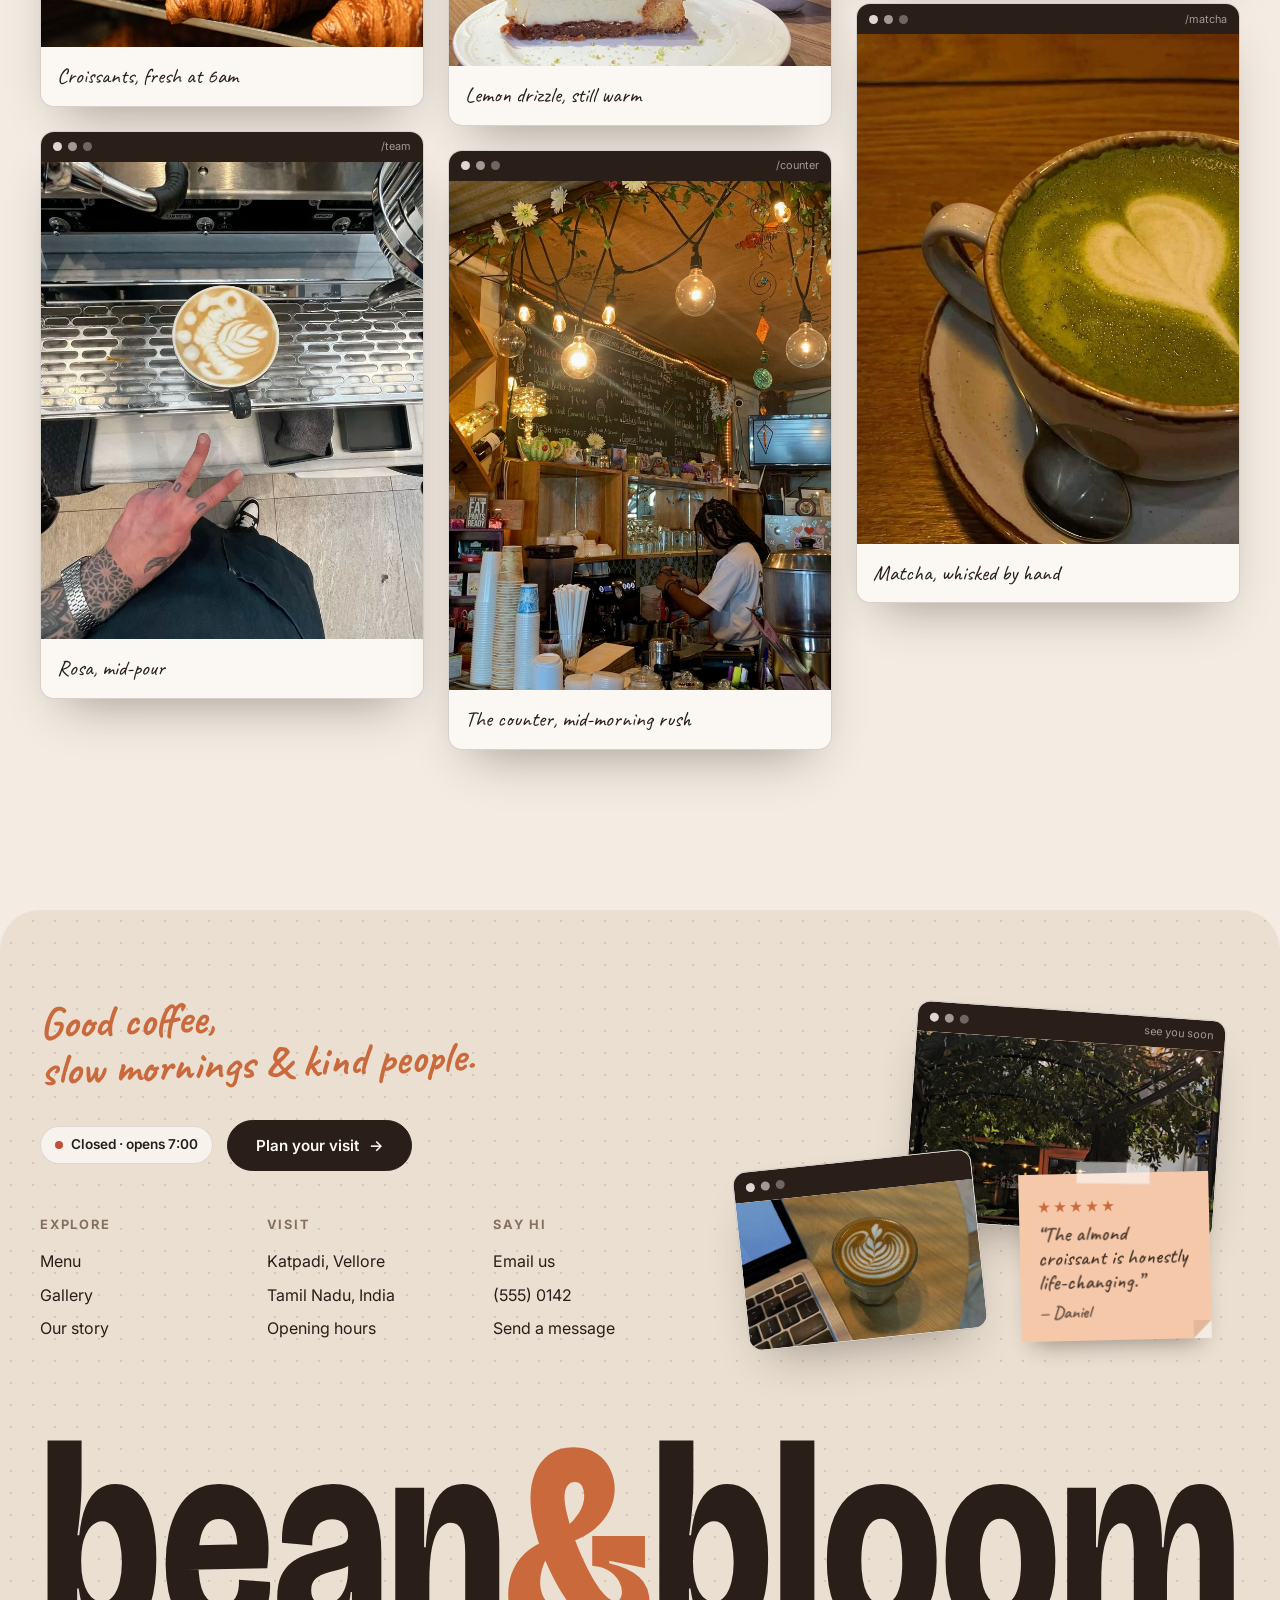
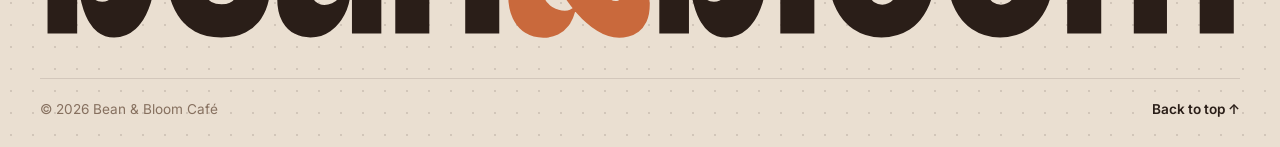
<file: gallery.html>
<!DOCTYPE html>
<html lang="en">
<head>
  <meta charset="UTF-8" />
  <meta name="viewport" content="width=device-width, initial-scale=1.0" />
  <meta name="description" content="Photos of our coffee, pastries and the café itself." />
  <title>Gallery · Bean & Bloom Café</title>
  <link rel="icon" href="assets/favicon.svg" type="image/svg+xml" />
  <link rel="preconnect" href="https://fonts.googleapis.com" />
  <link rel="preconnect" href="https://fonts.gstatic.com" crossorigin />
  <link href="https://fonts.googleapis.com/css2?family=Bricolage+Grotesque:opsz,wght@12..96,500;12..96,700;12..96,800&family=Caveat:wght@500;700&family=Inter:wght@400;500;600;700&display=swap" rel="stylesheet" />
  <link rel="stylesheet" href="css/style.css" />
  <!-- If a photo is missing, show its labelled placeholder instead of a broken image -->
  <script>
    addEventListener("error", (e) => { if (e.target.tagName === "IMG") e.target.classList.add("img-missing"); }, true);
  </script>
</head>
<body>
  <!-- Coffee-coloured curtain used for page transitions -->
  <div class="curtain" aria-hidden="true"><div class="curtain-cup"></div></div>

  <!-- ===== Navigation ===== -->
  <header class="site-header">
    <div class="container">
      <nav class="nav" aria-label="Main navigation">
        <a href="index.html" class="logo"><span class="logo-mark">☕</span>Bean <em>&amp;</em> Bloom</a>
        <ul class="nav-links">
          <li><a href="index.html">Home</a></li>
          <li><a href="menu.html">Menu</a></li>
          <li><a href="gallery.html" aria-current="page">Gallery</a></li>
          <li><a href="about.html">About</a></li>
          <li><a href="visit.html">Visit</a></li>
        </ul>
        <a href="menu.html" class="btn btn-dark nav-cta">Order ahead <span class="arrow">→</span></a>
        <button class="nav-toggle" aria-label="Open menu" aria-expanded="false" aria-controls="mobileMenu">
          <span></span><span></span>
        </button>
      </nav>
    </div>
  </header>

  <div class="mobile-menu" id="mobileMenu">
    <a href="index.html" style="--i:0">Home</a>
    <a href="menu.html" style="--i:1">Menu</a>
    <a href="gallery.html" style="--i:2" aria-current="page">Gallery</a>
    <a href="about.html" style="--i:3">About</a>
    <a href="visit.html" style="--i:4">Visit</a>
    <p>see you for coffee soon ☕</p>
  </div>

  <main>
    <section class="page-hero">
      <div class="container">
        <span class="eyebrow fade-up" style="--d:.8s">A peek inside</span>
        <h1 class="fade-up" style="--d:.9s">Little <span class="hand">moments</span></h1>
        <p class="fade-up" style="--d:1s">Morning light, latte art and a lot of pastries. Click any photo to see it bigger, and use your arrow keys (or swipe) to flick through.</p>
        <figure class="window ph-win-1 pop-in" style="--d:1.1s" aria-hidden="true">
          <div class="window-bar"><i></i><i></i><i></i><span>/gallery</span></div>
          <div class="photo" data-label="images/cafe-3.jpg"><img src="images/cafe-3.jpg" alt="" /></div>
        </figure>
        <figure class="window ph-win-2 pop-in" style="--d:1.25s" aria-hidden="true">
          <div class="window-bar"><i></i><i></i><i></i></div>
          <div class="photo" data-label="images/dessert.jpg"><img src="images/dessert.jpg" alt="" /></div>
        </figure>
      </div>
    </section>

    <section class="section" style="padding-top:20px">
      <div class="note float float-hide-md gn-1" data-note></div>
      <div class="note float float-hide-sm gn-2" data-note></div>
      <div class="container">
        <div class="filters" id="galleryFilters">
          <button class="chip active" data-filter="all">All photos</button>
          <button class="chip" data-filter="coffee">Coffee</button>
          <button class="chip" data-filter="cafe">The café</button>
          <button class="chip" data-filter="food">Food</button>
          <button class="chip" data-filter="people">People</button>
        </div>
        <div class="masonry" id="masonry">
          <figure class="window" data-cat="cafe" data-lightbox data-caption="Our cosy corner by the window" data-reveal style="--delay:0.00s">
            <div class="window-bar"><i></i><i></i><i></i><span>/inside</span></div>
            <div class="photo" data-label="images/cafe-1.jpg" style="--ratio:4 / 3"><img src="images/cafe-1.jpg" alt="Our cosy corner by the window" loading="lazy" /></div>
            <figcaption>Our cosy corner by the window</figcaption>
          </figure>
          <figure class="window" data-cat="people" data-lightbox data-caption="Good coffee, better company" data-reveal style="--delay:0.08s">
            <div class="window-bar"><i></i><i></i><i></i><span>/regulars</span></div>
            <div class="photo" data-label="images/people-1.jpg" style="--ratio:4 / 5"><img src="images/people-1.jpg" alt="Good coffee, better company" loading="lazy" /></div>
            <figcaption>Good coffee, better company</figcaption>
          </figure>
          <figure class="window" data-cat="coffee" data-lightbox data-caption="Latte art, every single time" data-reveal style="--delay:0.16s">
            <div class="window-bar"><i></i><i></i><i></i><span>/latte</span></div>
            <div class="photo" data-label="images/coffee-1.jpg" style="--ratio:4 / 5"><img src="images/coffee-1.jpg" alt="Latte art, every single time" loading="lazy" /></div>
            <figcaption>Latte art, every single time</figcaption>
          </figure>
          <figure class="window" data-cat="cafe" data-lightbox data-caption="Look for the green door" data-reveal style="--delay:0.00s">
            <div class="window-bar"><i></i><i></i><i></i><span>/maple-street</span></div>
            <div class="photo" data-label="images/storefront.jpg" style="--ratio:3 / 4"><img src="images/storefront.jpg" alt="Look for the green door" loading="lazy" /></div>
            <figcaption>Look for the green door</figcaption>
          </figure>
          <figure class="window" data-cat="food" data-lightbox data-caption="Croissants, fresh at 6am" data-reveal style="--delay:0.08s">
            <div class="window-bar"><i></i><i></i><i></i><span>/bakery</span></div>
            <div class="photo" data-label="images/pastry-1.jpg" style="--ratio:1 / 1"><img src="images/pastry-1.jpg" alt="Croissants, fresh at 6am" loading="lazy" /></div>
            <figcaption>Croissants, fresh at 6am</figcaption>
          </figure>
          <figure class="window" data-cat="people" data-lightbox data-caption="Rosa, mid-pour" data-reveal style="--delay:0.16s">
            <div class="window-bar"><i></i><i></i><i></i><span>/team</span></div>
            <div class="photo" data-label="images/barista.jpg" style="--ratio:4 / 5"><img src="images/barista.jpg" alt="Rosa, mid-pour" loading="lazy" /></div>
            <figcaption>Rosa, mid-pour</figcaption>
          </figure>
          <figure class="window" data-cat="coffee" data-lightbox data-caption="18-hour cold brew" data-reveal style="--delay:0.00s">
            <div class="window-bar"><i></i><i></i><i></i><span>/cold-brew</span></div>
            <div class="photo" data-label="images/coffee-2.jpg" style="--ratio:4 / 3"><img src="images/coffee-2.jpg" alt="18-hour cold brew" loading="lazy" /></div>
            <figcaption>18-hour cold brew</figcaption>
          </figure>
          <figure class="window" data-cat="food" data-lightbox data-caption="Avocado toast for slow Sundays" data-reveal style="--delay:0.08s">
            <div class="window-bar"><i></i><i></i><i></i><span>/brunch</span></div>
            <div class="photo" data-label="images/breakfast.jpg" style="--ratio:4 / 3"><img src="images/breakfast.jpg" alt="Avocado toast for slow Sundays" loading="lazy" /></div>
            <figcaption>Avocado toast for slow Sundays</figcaption>
          </figure>
          <figure class="window" data-cat="cafe" data-lightbox data-caption="Fresh flowers on the counter (the 'bloom')" data-reveal style="--delay:0.16s">
            <div class="window-bar"><i></i><i></i><i></i><span>/bloom</span></div>
            <div class="photo" data-label="images/flowers.jpg" style="--ratio:3 / 4"><img src="images/flowers.jpg" alt="Fresh flowers on the counter (the 'bloom')" loading="lazy" /></div>
            <figcaption>Fresh flowers on the counter (the 'bloom')</figcaption>
          </figure>
          <figure class="window" data-cat="coffee" data-lightbox data-caption="Roasting day, every Tuesday" data-reveal style="--delay:0.00s">
            <div class="window-bar"><i></i><i></i><i></i><span>/roastery</span></div>
            <div class="photo" data-label="images/roasting.jpg" style="--ratio:4 / 3"><img src="images/roasting.jpg" alt="Roasting day, every Tuesday" loading="lazy" /></div>
            <figcaption>Roasting day, every Tuesday</figcaption>
          </figure>
          <figure class="window" data-cat="people" data-lightbox data-caption="Study sessions, fuelled by flat whites" data-reveal style="--delay:0.08s">
            <div class="window-bar"><i></i><i></i><i></i><span>/study-corner</span></div>
            <div class="photo" data-label="images/people-2.jpg" style="--ratio:4 / 3"><img src="images/people-2.jpg" alt="Study sessions, fuelled by flat whites" loading="lazy" /></div>
            <figcaption>Study sessions, fuelled by flat whites</figcaption>
          </figure>
          <figure class="window" data-cat="food" data-lightbox data-caption="Lemon drizzle, still warm" data-reveal style="--delay:0.16s">
            <div class="window-bar"><i></i><i></i><i></i><span>/cakes</span></div>
            <div class="photo" data-label="images/dessert.jpg" style="--ratio:1 / 1"><img src="images/dessert.jpg" alt="Lemon drizzle, still warm" loading="lazy" /></div>
            <figcaption>Lemon drizzle, still warm</figcaption>
          </figure>
          <figure class="window" data-cat="cafe" data-lightbox data-caption="The counter, mid-morning rush" data-reveal style="--delay:0.00s">
            <div class="window-bar"><i></i><i></i><i></i><span>/counter</span></div>
            <div class="photo" data-label="images/cafe-2.jpg" style="--ratio:3 / 4"><img src="images/cafe-2.jpg" alt="The counter, mid-morning rush" loading="lazy" /></div>
            <figcaption>The counter, mid-morning rush</figcaption>
          </figure>
          <figure class="window" data-cat="coffee" data-lightbox data-caption="Roasted in-house every week" data-reveal style="--delay:0.08s">
            <div class="window-bar"><i></i><i></i><i></i><span>/beans</span></div>
            <div class="photo" data-label="images/coffee-3.jpg" style="--ratio:1 / 1"><img src="images/coffee-3.jpg" alt="Roasted in-house every week" loading="lazy" /></div>
            <figcaption>Roasted in-house every week</figcaption>
          </figure>
          <figure class="window" data-cat="people" data-lightbox data-caption="Biscuit, chief morale officer" data-reveal style="--delay:0.16s">
            <div class="window-bar"><i></i><i></i><i></i><span>/biscuit</span></div>
            <div class="photo" data-label="images/dog.jpg" style="--ratio:1 / 1"><img src="images/dog.jpg" alt="Biscuit, chief morale officer" loading="lazy" /></div>
            <figcaption>Biscuit, chief morale officer</figcaption>
          </figure>
          <figure class="window" data-cat="food" data-lightbox data-caption="Cinnamon rolls (gone by 10)" data-reveal style="--delay:0.00s">
            <div class="window-bar"><i></i><i></i><i></i><span>/cinnamon</span></div>
            <div class="photo" data-label="images/pastry-2.jpg" style="--ratio:4 / 3"><img src="images/pastry-2.jpg" alt="Cinnamon rolls (gone by 10)" loading="lazy" /></div>
            <figcaption>Cinnamon rolls (gone by 10)</figcaption>
          </figure>
          <figure class="window" data-cat="coffee" data-lightbox data-caption="Dirty chai, extra spice" data-reveal style="--delay:0.08s">
            <div class="window-bar"><i></i><i></i><i></i><span>/chai</span></div>
            <div class="photo" data-label="images/tea.jpg" style="--ratio:4 / 5"><img src="images/tea.jpg" alt="Dirty chai, extra spice" loading="lazy" /></div>
            <figcaption>Dirty chai, extra spice</figcaption>
          </figure>
          <figure class="window" data-cat="cafe" data-lightbox data-caption="Sunny window seats" data-reveal style="--delay:0.16s">
            <div class="window-bar"><i></i><i></i><i></i><span>/window-seats</span></div>
            <div class="photo" data-label="images/cafe-3.jpg" style="--ratio:4 / 5"><img src="images/cafe-3.jpg" alt="Sunny window seats" loading="lazy" /></div>
            <figcaption>Sunny window seats</figcaption>
          </figure>
          <figure class="window" data-cat="coffee" data-lightbox data-caption="Matcha, whisked by hand" data-reveal style="--delay:0.00s">
            <div class="window-bar"><i></i><i></i><i></i><span>/matcha</span></div>
            <div class="photo" data-label="images/coffee-4.jpg" style="--ratio:3 / 4"><img src="images/coffee-4.jpg" alt="Matcha, whisked by hand" loading="lazy" /></div>
            <figcaption>Matcha, whisked by hand</figcaption>
          </figure>
        </div>
      </div>
    </section>
  </main>

  <!-- ===== Footer ===== -->
  <footer class="site-footer">
    <div class="container footer-top">
      <div>
        <p class="hand footer-tagline">Good coffee,<br />slow mornings &amp; kind people.</p>
        <div class="footer-actions">
          <span class="status" data-open-status>Checking hours…</span>
          <a href="visit.html" class="btn btn-dark">Plan your visit <span class="arrow">→</span></a>
        </div>
        <div class="footer-grid">
          <div>
            <h4>Explore</h4>
            <ul>
              <li><a href="menu.html">Menu</a></li>
              <li><a href="gallery.html">Gallery</a></li>
              <li><a href="about.html">Our story</a></li>
            </ul>
          </div>
          <div>
            <h4>Visit</h4>
            <ul>
              <li>Katpadi, Vellore</li>
              <li>Tamil Nadu, India</li>
              <li><a href="visit.html">Opening hours</a></li>
            </ul>
          </div>
          <div>
            <h4>Say hi</h4>
            <ul>
              <li><a href="mailto:hello@beanandbloom.example">Email us</a></li>
              <li><a href="tel:+15550142">(555) 0142</a></li>
              <li><a href="visit.html#contact">Send a message</a></li>
            </ul>
          </div>
        </div>
      </div>

      <div class="footer-collage" aria-hidden="true">
        <figure class="window fc-1">
          <div class="window-bar"><i></i><i></i><i></i><span>see you soon</span></div>
          <div class="photo" data-label="images/storefront.jpg"><img src="images/storefront.jpg" alt="" loading="lazy" /></div>
        </figure>
        <figure class="window fc-2">
          <div class="window-bar"><i></i><i></i><i></i></div>
          <div class="photo" data-label="images/coffee-1.jpg"><img src="images/coffee-1.jpg" alt="" loading="lazy" /></div>
        </figure>
        <div class="note fc-note" data-note></div>
      </div>
    </div>

    <div class="container">
      <svg class="footer-word" viewBox="0 0 1000 200" role="img" aria-label="Bean &amp; Bloom">
        <text x="0" y="178" textLength="1000" lengthAdjust="spacingAndGlyphs">bean<tspan>&amp;</tspan>bloom</text>
      </svg>
      <div class="footer-bottom">
        <span>© <span data-year></span> Bean &amp; Bloom Café</span>
        <a href="#" data-top>Back to top ↑</a>
      </div>
    </div>
  </footer>

  <script src="js/main.js"></script>
  <script src="js/gallery.js"></script>
</body>
</html>
</file>
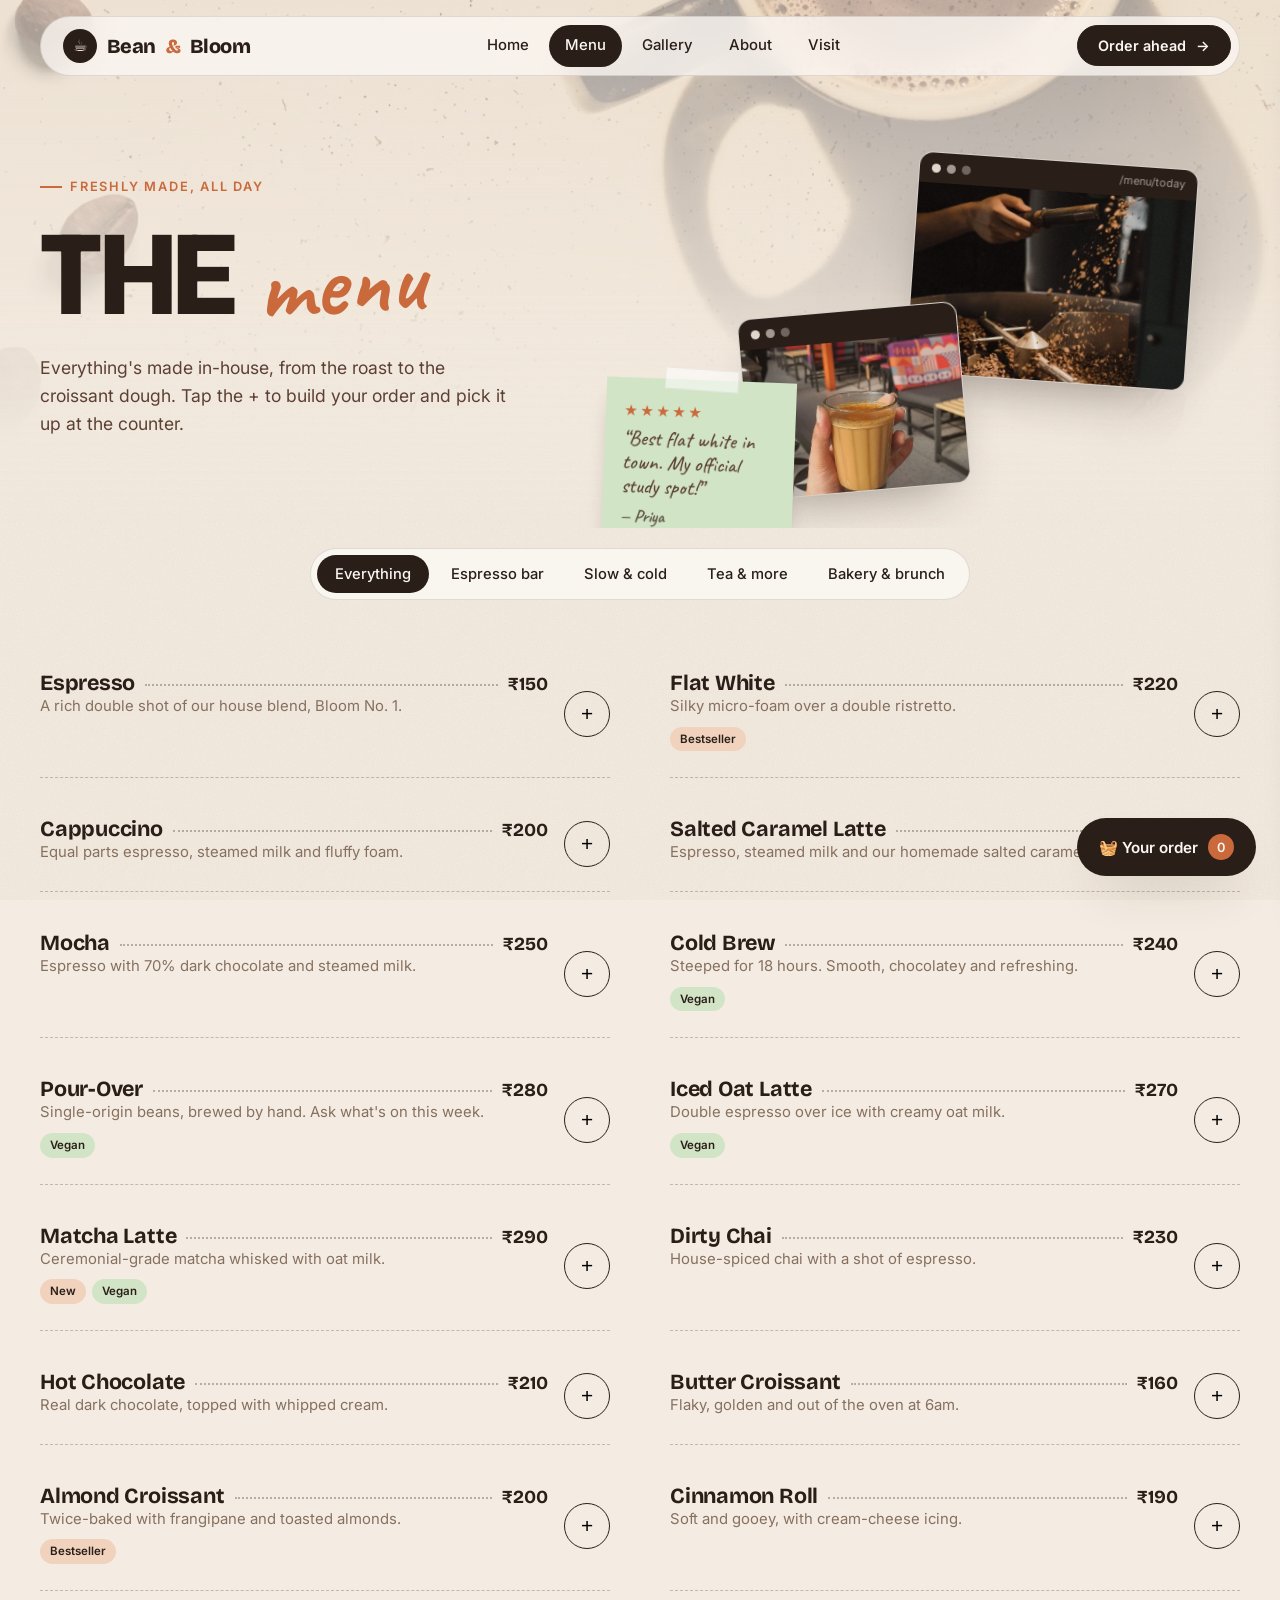
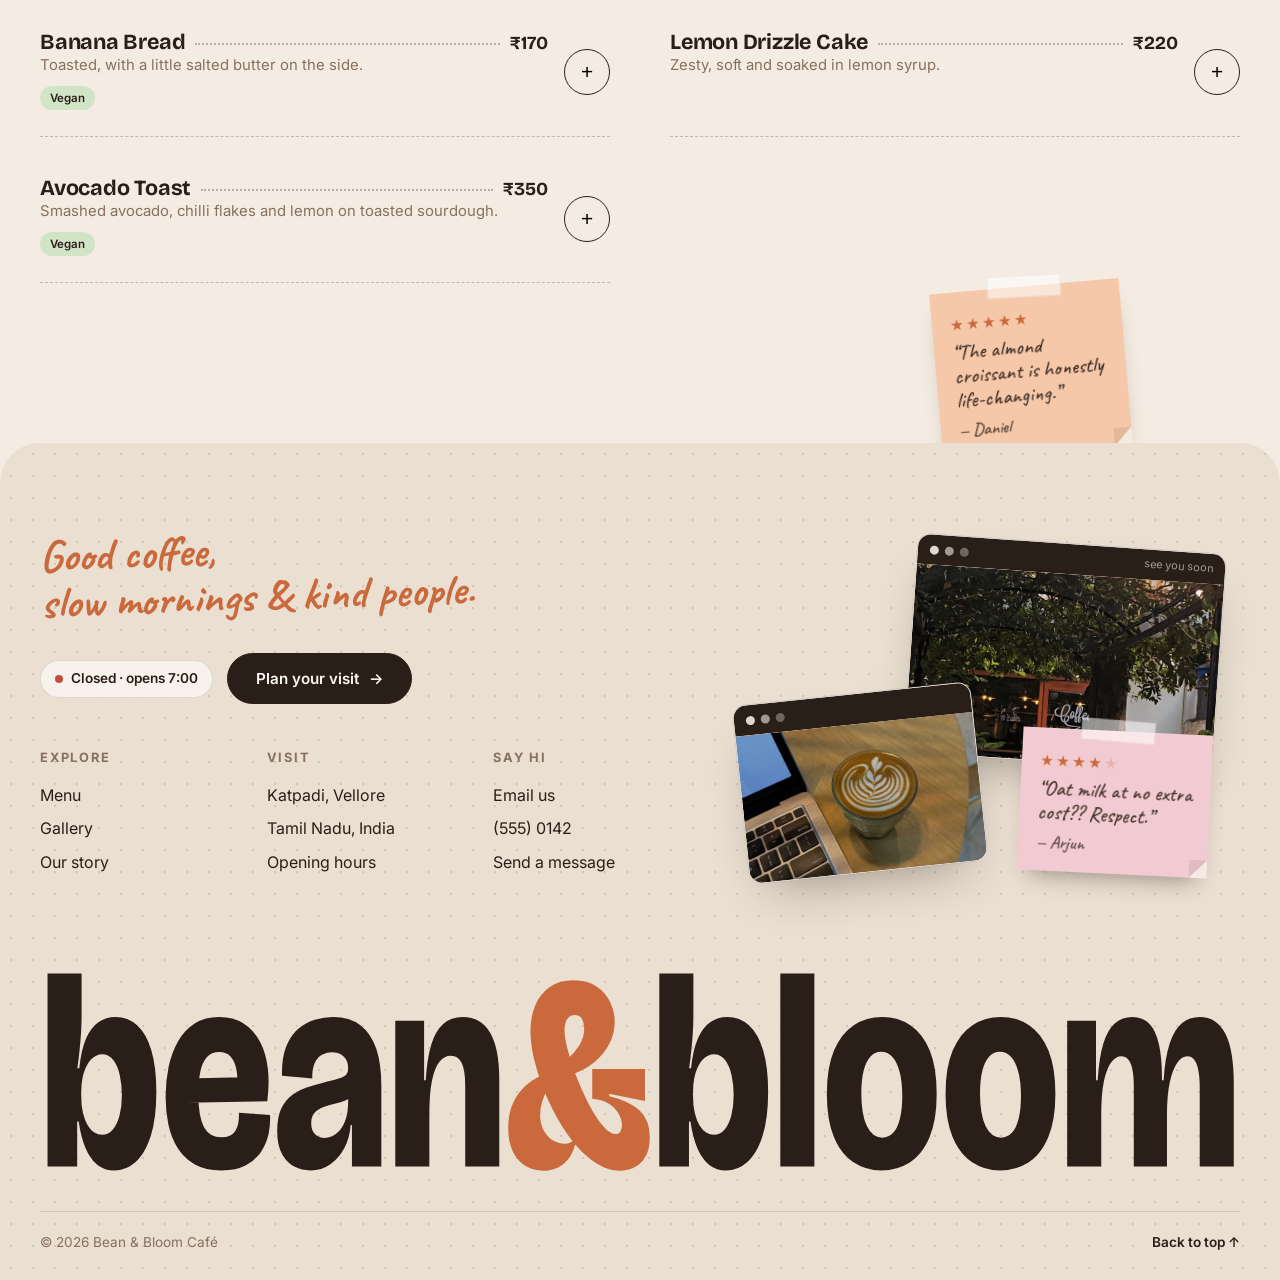
<file: menu.html>
<!DOCTYPE html>
<html lang="en">
<head>
  <meta charset="UTF-8" />
  <meta name="viewport" content="width=device-width, initial-scale=1.0" />
  <meta name="description" content="Coffee, tea, cold brews and fresh bakes at Bean & Bloom Café." />
  <title>Menu · Bean & Bloom Café</title>
  <link rel="icon" href="assets/favicon.svg" type="image/svg+xml" />
  <link rel="preconnect" href="https://fonts.googleapis.com" />
  <link rel="preconnect" href="https://fonts.gstatic.com" crossorigin />
  <link href="https://fonts.googleapis.com/css2?family=Bricolage+Grotesque:opsz,wght@12..96,500;12..96,700;12..96,800&family=Caveat:wght@500;700&family=Inter:wght@400;500;600;700&display=swap" rel="stylesheet" />
  <link rel="stylesheet" href="css/style.css" />
  <!-- If a photo is missing, show its labelled placeholder instead of a broken image -->
  <script>
    addEventListener("error", (e) => { if (e.target.tagName === "IMG") e.target.classList.add("img-missing"); }, true);
  </script>
</head>
<body>
  <!-- Coffee-coloured curtain used for page transitions -->
  <div class="curtain" aria-hidden="true"><div class="curtain-cup"></div></div>

  <!-- ===== Navigation ===== -->
  <header class="site-header">
    <div class="container">
      <nav class="nav" aria-label="Main navigation">
        <a href="index.html" class="logo"><span class="logo-mark">☕</span>Bean <em>&amp;</em> Bloom</a>
        <ul class="nav-links">
          <li><a href="index.html">Home</a></li>
          <li><a href="menu.html" aria-current="page">Menu</a></li>
          <li><a href="gallery.html">Gallery</a></li>
          <li><a href="about.html">About</a></li>
          <li><a href="visit.html">Visit</a></li>
        </ul>
        <a href="menu.html" class="btn btn-dark nav-cta">Order ahead <span class="arrow">→</span></a>
        <button class="nav-toggle" aria-label="Open menu" aria-expanded="false" aria-controls="mobileMenu">
          <span></span><span></span>
        </button>
      </nav>
    </div>
  </header>

  <div class="mobile-menu" id="mobileMenu">
    <a href="index.html" style="--i:0">Home</a>
    <a href="menu.html" style="--i:1" aria-current="page">Menu</a>
    <a href="gallery.html" style="--i:2">Gallery</a>
    <a href="about.html" style="--i:3">About</a>
    <a href="visit.html" style="--i:4">Visit</a>
    <p>see you for coffee soon ☕</p>
  </div>

  <main>
    <section class="page-hero">
      <div class="container">
        <span class="eyebrow fade-up" style="--d:.8s">Freshly made, all day</span>
        <h1 class="fade-up" style="--d:.9s">The <span class="hand">menu</span></h1>
        <p class="fade-up" style="--d:1s">Everything's made in-house, from the roast to the croissant dough. Tap the + to build your order and pick it up at the counter.</p>

        <div class="note float float-hide-md mn-1" data-note></div>
        <figure class="window ph-win-1 pop-in" style="--d:1.1s" aria-hidden="true">
          <div class="window-bar"><i></i><i></i><i></i><span>/menu/today</span></div>
          <div class="photo" data-label="images/roasting.jpg"><img src="images/roasting.jpg" alt="" /></div>
        </figure>
        <figure class="window ph-win-2 pop-in" style="--d:1.25s" aria-hidden="true">
          <div class="window-bar"><i></i><i></i><i></i></div>
          <div class="photo" data-label="images/tea.jpg"><img src="images/tea.jpg" alt="" /></div>
        </figure>
      </div>
    </section>

    <section class="section" style="padding-top:20px">
      <div class="note float float-hide-md mn-2" data-note></div>

      <div class="container">
        <div class="menu-bar">
          <div class="tabs" role="tablist" aria-label="Menu categories" id="menuTabs">
            <span class="tab-pill" aria-hidden="true"></span>
            <button class="active" data-filter="all" role="tab">Everything</button>
            <button data-filter="espresso" role="tab">Espresso bar</button>
            <button data-filter="cold" role="tab">Slow &amp; cold</button>
            <button data-filter="tea" role="tab">Tea &amp; more</button>
            <button data-filter="bakery" role="tab">Bakery &amp; brunch</button>
          </div>
        </div>

        <!-- Menu items are created by js/menu.js -->
        <div class="menu-grid" id="menuGrid"></div>
      </div>
    </section>

    <!-- Order basket -->
    <button class="basket-btn" id="basketBtn" aria-label="Open your order">
      🧺 Your order <span class="basket-count" id="basketCount">0</span>
    </button>
    <div class="drawer-backdrop" id="drawerBackdrop"></div>
    <aside class="drawer" id="drawer" aria-label="Your order">
      <div class="drawer-head">
        <h3>Your order</h3>
        <button class="round-btn" id="drawerClose" aria-label="Close order" style="width:44px;height:44px">✕</button>
      </div>
      <ul class="drawer-list" id="drawerList"></ul>
      <div class="drawer-foot">
        <div class="drawer-total"><span>Total</span><span id="drawerTotal">₹0</span></div>
        <button class="btn btn-dark" id="placeOrder">Place order for pickup <span class="arrow">→</span></button>
      </div>
    </aside>
  </main>

  <!-- ===== Footer ===== -->
  <footer class="site-footer">
    <div class="container footer-top">
      <div>
        <p class="hand footer-tagline">Good coffee,<br />slow mornings &amp; kind people.</p>
        <div class="footer-actions">
          <span class="status" data-open-status>Checking hours…</span>
          <a href="visit.html" class="btn btn-dark">Plan your visit <span class="arrow">→</span></a>
        </div>
        <div class="footer-grid">
          <div>
            <h4>Explore</h4>
            <ul>
              <li><a href="menu.html">Menu</a></li>
              <li><a href="gallery.html">Gallery</a></li>
              <li><a href="about.html">Our story</a></li>
            </ul>
          </div>
          <div>
            <h4>Visit</h4>
            <ul>
              <li>Katpadi, Vellore</li>
              <li>Tamil Nadu, India</li>
              <li><a href="visit.html">Opening hours</a></li>
            </ul>
          </div>
          <div>
            <h4>Say hi</h4>
            <ul>
              <li><a href="mailto:hello@beanandbloom.example">Email us</a></li>
              <li><a href="tel:+15550142">(555) 0142</a></li>
              <li><a href="visit.html#contact">Send a message</a></li>
            </ul>
          </div>
        </div>
      </div>

      <div class="footer-collage" aria-hidden="true">
        <figure class="window fc-1">
          <div class="window-bar"><i></i><i></i><i></i><span>see you soon</span></div>
          <div class="photo" data-label="images/storefront.jpg"><img src="images/storefront.jpg" alt="" loading="lazy" /></div>
        </figure>
        <figure class="window fc-2">
          <div class="window-bar"><i></i><i></i><i></i></div>
          <div class="photo" data-label="images/coffee-1.jpg"><img src="images/coffee-1.jpg" alt="" loading="lazy" /></div>
        </figure>
        <div class="note fc-note" data-note></div>
      </div>
    </div>

    <div class="container">
      <svg class="footer-word" viewBox="0 0 1000 200" role="img" aria-label="Bean &amp; Bloom">
        <text x="0" y="178" textLength="1000" lengthAdjust="spacingAndGlyphs">bean<tspan>&amp;</tspan>bloom</text>
      </svg>
      <div class="footer-bottom">
        <span>© <span data-year></span> Bean &amp; Bloom Café</span>
        <a href="#" data-top>Back to top ↑</a>
      </div>
    </div>
  </footer>

  <script src="js/main.js"></script>
  <script src="js/menu.js"></script>
</body>
</html>
</file>
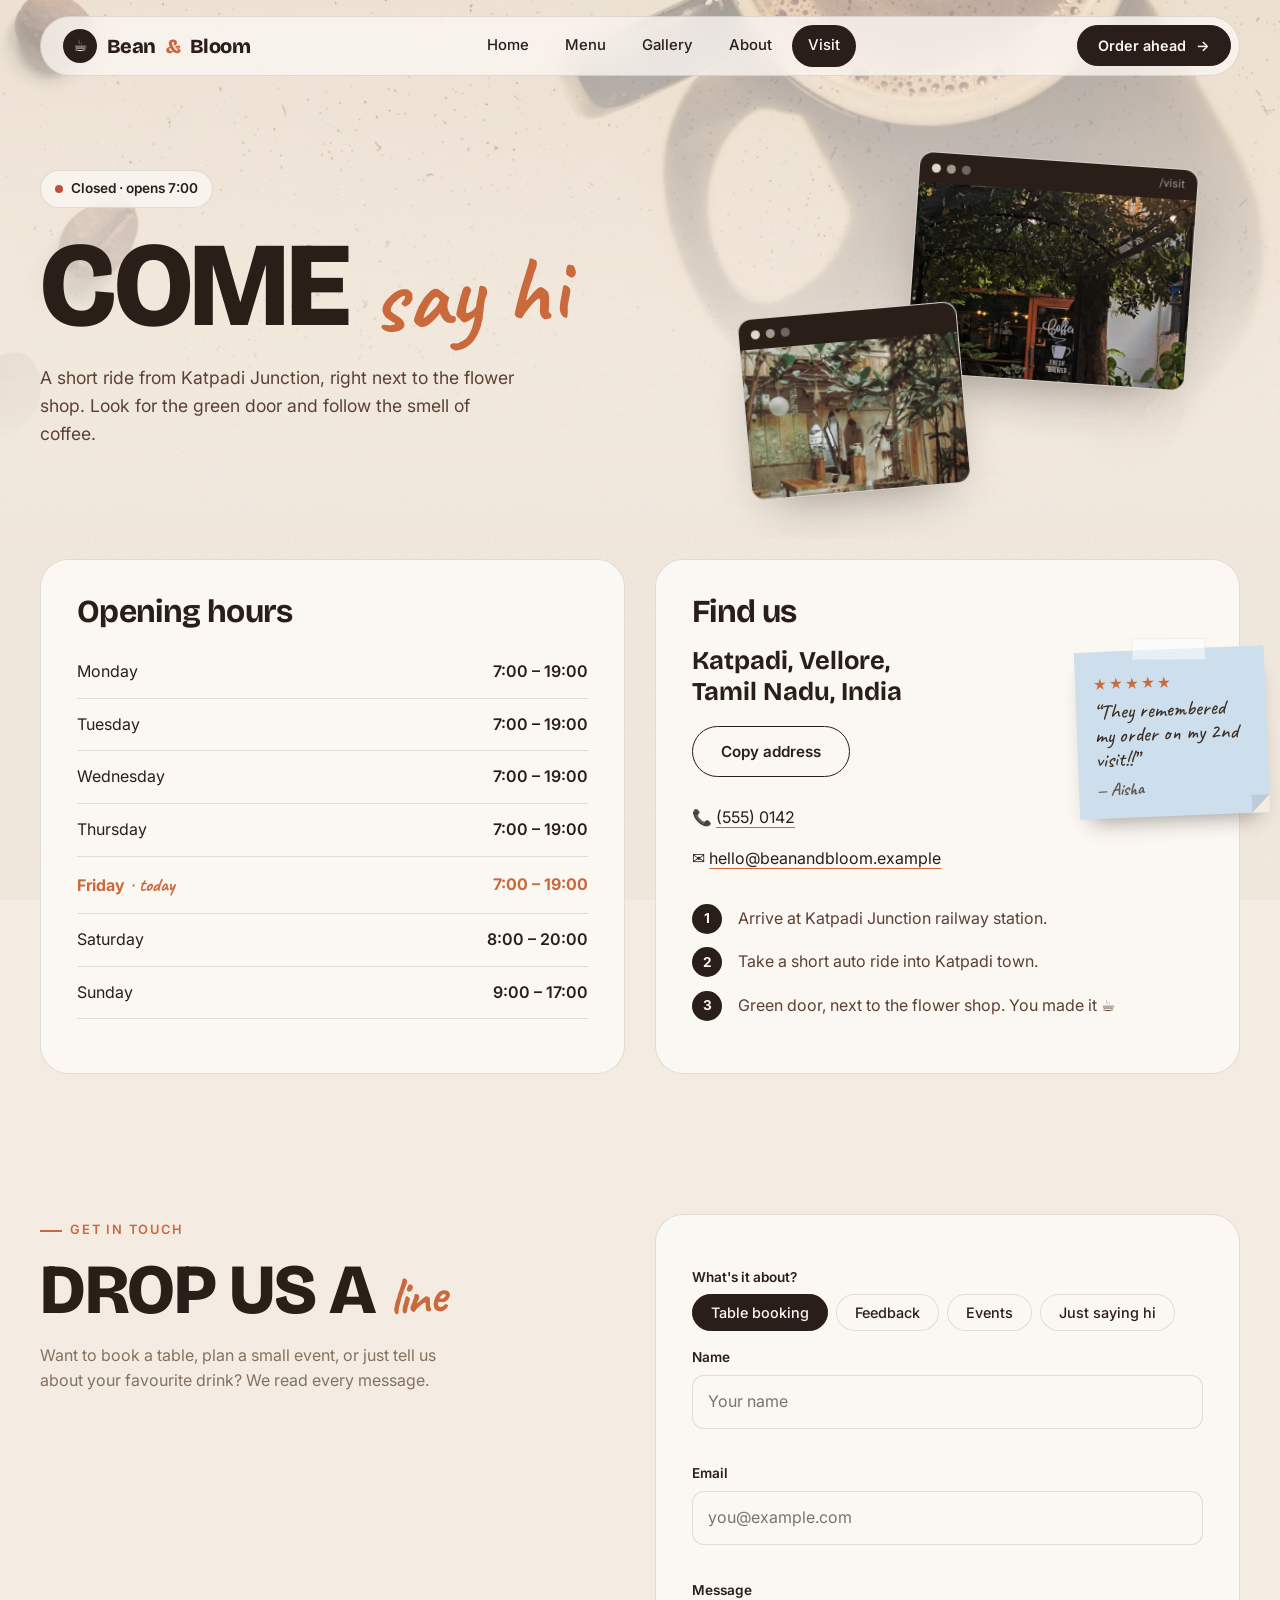
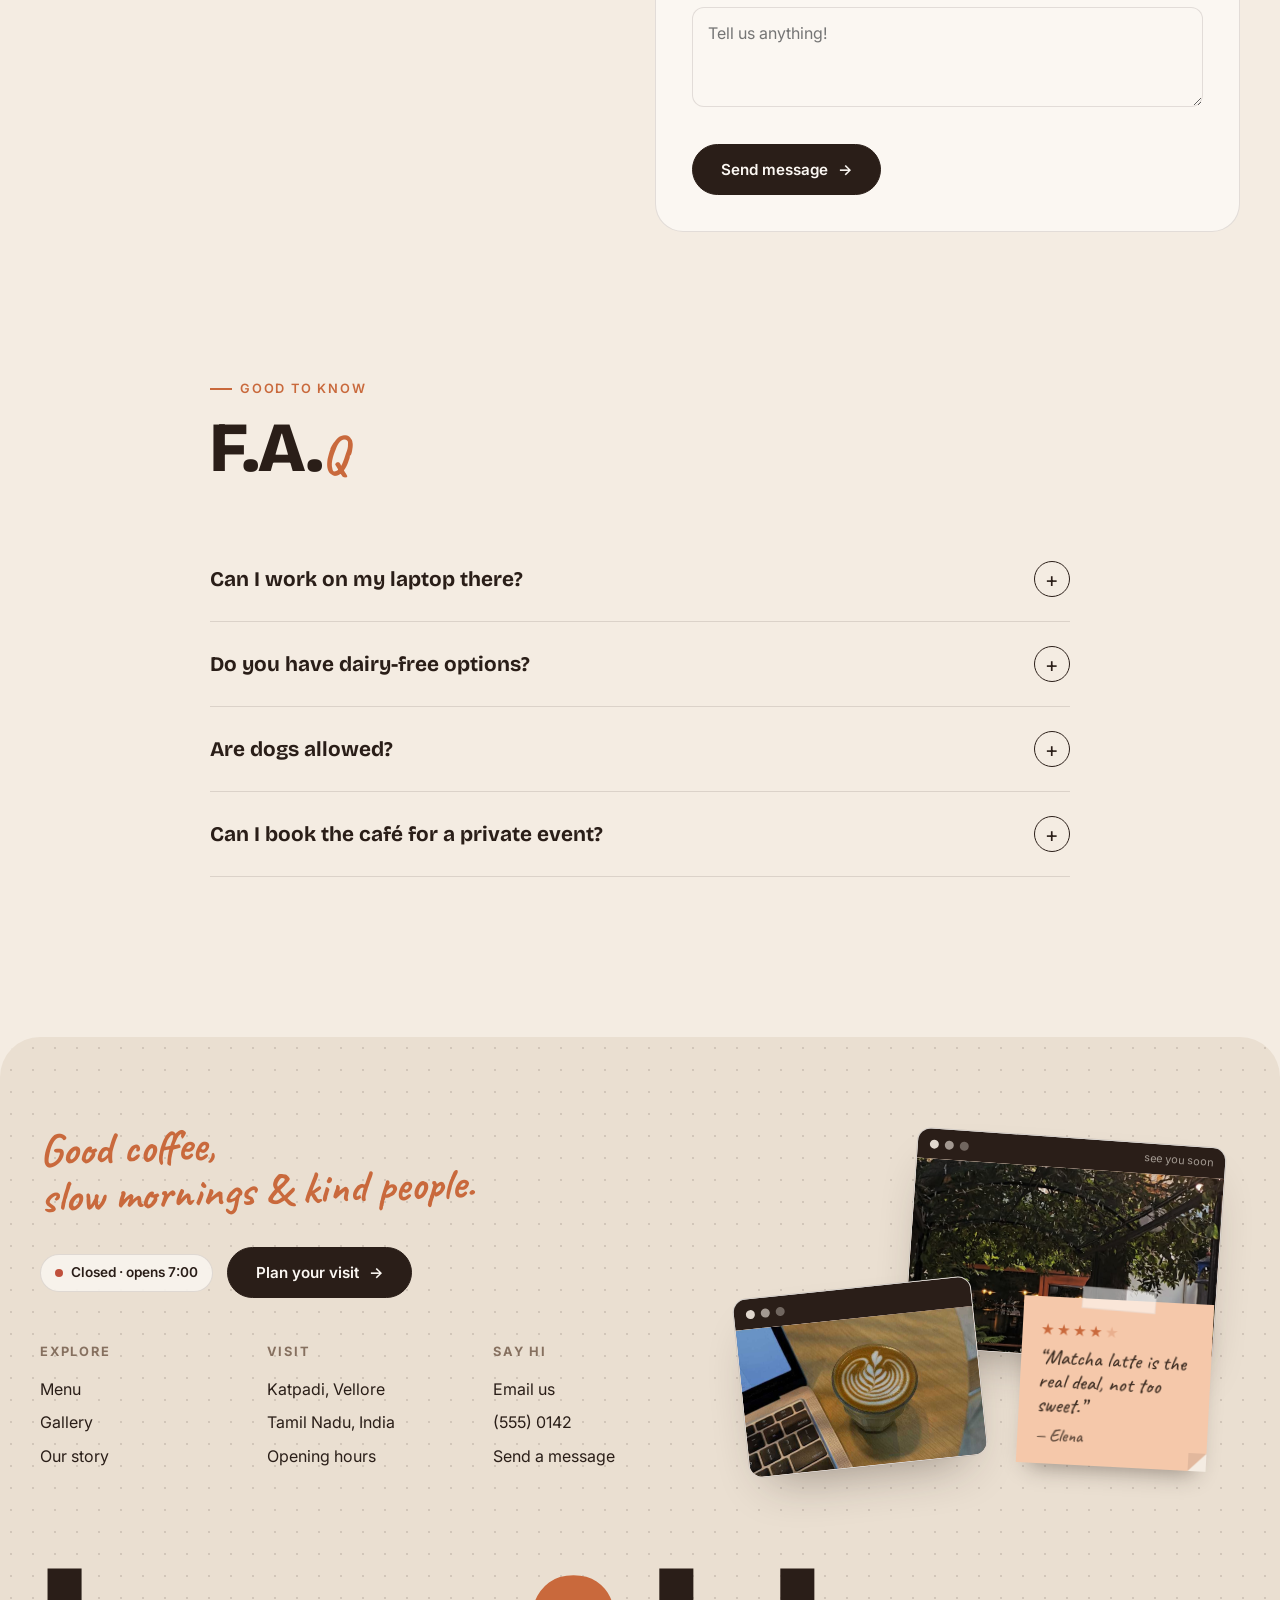
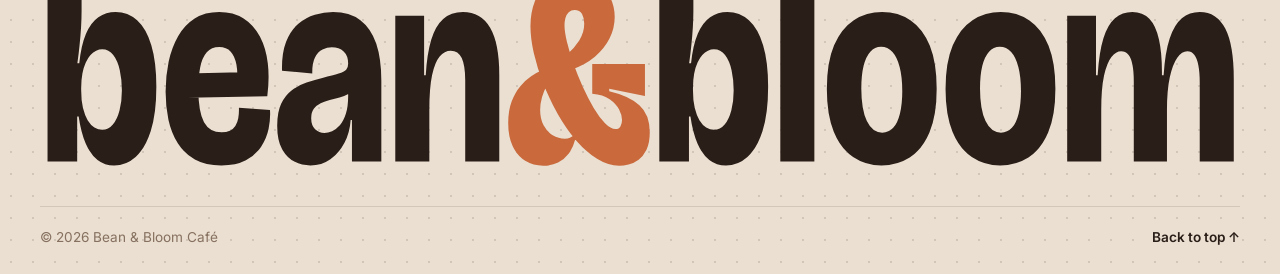
<file: visit.html>
<!DOCTYPE html>
<html lang="en">
<head>
  <meta charset="UTF-8" />
  <meta name="viewport" content="width=device-width, initial-scale=1.0" />
  <meta name="description" content="Opening hours, directions and how to get in touch with Bean & Bloom Café." />
  <title>Visit Us · Bean & Bloom Café</title>
  <link rel="icon" href="assets/favicon.svg" type="image/svg+xml" />
  <link rel="preconnect" href="https://fonts.googleapis.com" />
  <link rel="preconnect" href="https://fonts.gstatic.com" crossorigin />
  <link href="https://fonts.googleapis.com/css2?family=Bricolage+Grotesque:opsz,wght@12..96,500;12..96,700;12..96,800&family=Caveat:wght@500;700&family=Inter:wght@400;500;600;700&display=swap" rel="stylesheet" />
  <link rel="stylesheet" href="css/style.css" />
  <!-- If a photo is missing, show its labelled placeholder instead of a broken image -->
  <script>
    addEventListener("error", (e) => { if (e.target.tagName === "IMG") e.target.classList.add("img-missing"); }, true);
  </script>
</head>
<body>
  <!-- Coffee-coloured curtain used for page transitions -->
  <div class="curtain" aria-hidden="true"><div class="curtain-cup"></div></div>

  <!-- ===== Navigation ===== -->
  <header class="site-header">
    <div class="container">
      <nav class="nav" aria-label="Main navigation">
        <a href="index.html" class="logo"><span class="logo-mark">☕</span>Bean <em>&amp;</em> Bloom</a>
        <ul class="nav-links">
          <li><a href="index.html">Home</a></li>
          <li><a href="menu.html">Menu</a></li>
          <li><a href="gallery.html">Gallery</a></li>
          <li><a href="about.html">About</a></li>
          <li><a href="visit.html" aria-current="page">Visit</a></li>
        </ul>
        <a href="menu.html" class="btn btn-dark nav-cta">Order ahead <span class="arrow">→</span></a>
        <button class="nav-toggle" aria-label="Open menu" aria-expanded="false" aria-controls="mobileMenu">
          <span></span><span></span>
        </button>
      </nav>
    </div>
  </header>

  <div class="mobile-menu" id="mobileMenu">
    <a href="index.html" style="--i:0">Home</a>
    <a href="menu.html" style="--i:1">Menu</a>
    <a href="gallery.html" style="--i:2">Gallery</a>
    <a href="about.html" style="--i:3">About</a>
    <a href="visit.html" style="--i:4" aria-current="page">Visit</a>
    <p>see you for coffee soon ☕</p>
  </div>

  <main>
    <section class="page-hero">
      <div class="container">
        <span class="status fade-up" style="--d:.8s" data-open-status>Checking hours…</span>
        <h1 class="fade-up" style="--d:.9s">Come <span class="hand">say hi</span></h1>
        <p class="fade-up" style="--d:1s">A short ride from Katpadi Junction, right next to the flower shop. Look for the green door and follow the smell of coffee.</p>
        <figure class="window ph-win-1 pop-in" style="--d:1.1s" aria-hidden="true">
          <div class="window-bar"><i></i><i></i><i></i><span>/visit</span></div>
          <div class="photo" data-label="images/storefront.jpg"><img src="images/storefront.jpg" alt="" /></div>
        </figure>
        <figure class="window ph-win-2 pop-in" style="--d:1.25s" aria-hidden="true">
          <div class="window-bar"><i></i><i></i><i></i></div>
          <div class="photo" data-label="images/cafe-1.jpg"><img src="images/cafe-1.jpg" alt="" /></div>
        </figure>
      </div>
    </section>

    <section class="section" style="padding-top:20px">
      <div class="note float float-hide-md vn-2" data-note></div>
      <div class="container visit-grid">
        <div class="card" data-reveal>
          <h2>Opening hours</h2>
          <table class="hours-table">
            <tbody>
              <tr data-day="1"><td>Monday</td><td>7:00 – 19:00</td></tr>
              <tr data-day="2"><td>Tuesday</td><td>7:00 – 19:00</td></tr>
              <tr data-day="3"><td>Wednesday</td><td>7:00 – 19:00</td></tr>
              <tr data-day="4"><td>Thursday</td><td>7:00 – 19:00</td></tr>
              <tr data-day="5"><td>Friday</td><td>7:00 – 19:00</td></tr>
              <tr data-day="6"><td>Saturday</td><td>8:00 – 20:00</td></tr>
              <tr data-day="0"><td>Sunday</td><td>9:00 – 17:00</td></tr>
            </tbody>
          </table>
        </div>

        <div class="card" data-reveal style="--delay:.1s">
          <h2>Find us</h2>
          <p class="address" id="address">Katpadi, Vellore,<br />Tamil Nadu, India</p>
          <button class="btn btn-ghost" id="copyAddress">Copy address</button>
          <ul class="contact-lines">
            <li>📞 <a href="tel:+15550142">(555) 0142</a></li>
            <li>✉️ <a href="mailto:hello@beanandbloom.example">hello@beanandbloom.example</a></li>
          </ul>
          <ol class="steps">
            <li>Arrive at Katpadi Junction railway station.</li>
            <li>Take a short auto ride into Katpadi town.</li>
            <li>Green door, next to the flower shop. You made it ☕</li>
          </ol>
        </div>
      </div>
    </section>

    <section class="section" id="contact" style="padding-top:20px">
      <div class="container visit-grid">
        <div data-reveal>
          <span class="eyebrow">Get in touch</span>
          <h2 class="section-title">Drop us a <span class="hand">line</span></h2>
          <p class="section-intro" style="margin-top:16px">Want to book a table, plan a small event, or just tell us about your favourite drink? We read every message.</p>
        </div>

        <form class="card contact-form" id="contactForm" novalidate data-reveal style="--delay:.1s">
          <div class="field">
            <label>What's it about?</label>
            <div class="topic-chips" id="topicChips">
              <button type="button" class="chip active">Table booking</button>
              <button type="button" class="chip">Feedback</button>
              <button type="button" class="chip">Events</button>
              <button type="button" class="chip">Just saying hi</button>
            </div>
          </div>
          <div class="field">
            <label for="name">Name</label>
            <input id="name" placeholder="Your name" autocomplete="name" />
            <small class="error"></small>
          </div>
          <div class="field">
            <label for="email">Email</label>
            <input id="email" type="email" placeholder="you@example.com" autocomplete="email" />
            <small class="error"></small>
          </div>
          <div class="field">
            <label for="message">Message</label>
            <textarea id="message" placeholder="Tell us anything!"></textarea>
            <small class="error"></small>
          </div>
          <button type="submit" class="btn btn-dark" id="sendBtn">Send message <span class="arrow">→</span></button>
        </form>
      </div>
    </section>

    <section class="section" style="padding-top:20px">
      <div class="container" style="max-width:860px">
        <div class="section-head">
          <div data-reveal>
            <span class="eyebrow">Good to know</span>
            <h2 class="section-title">F.A.<span class="hand">Q</span></h2>
          </div>
        </div>
        <div class="faq" data-reveal>
          <details><summary>Can I work on my laptop there?</summary><p class="answer">Absolutely. There's free wifi, lots of plug sockets along the back wall and a quiet corner upstairs.</p></details>
          <details><summary>Do you have dairy-free options?</summary><p class="answer">Yes! Oat, almond and soy milk are all free of charge, and several of our bakes are vegan. Look for the green badge on the menu.</p></details>
          <details><summary>Are dogs allowed?</summary><p class="answer">Well-behaved dogs are very welcome. Biscuit, our café dog, will probably come say hello.</p></details>
          <details><summary>Can I book the café for a private event?</summary><p class="answer">We host small events (up to 30 people) on weekday evenings. Send us a message with the "Events" topic and we'll get back to you.</p></details>
        </div>
      </div>
    </section>
  </main>

  <!-- ===== Footer ===== -->
  <footer class="site-footer">
    <div class="container footer-top">
      <div>
        <p class="hand footer-tagline">Good coffee,<br />slow mornings &amp; kind people.</p>
        <div class="footer-actions">
          <span class="status" data-open-status>Checking hours…</span>
          <a href="visit.html" class="btn btn-dark">Plan your visit <span class="arrow">→</span></a>
        </div>
        <div class="footer-grid">
          <div>
            <h4>Explore</h4>
            <ul>
              <li><a href="menu.html">Menu</a></li>
              <li><a href="gallery.html">Gallery</a></li>
              <li><a href="about.html">Our story</a></li>
            </ul>
          </div>
          <div>
            <h4>Visit</h4>
            <ul>
              <li>Katpadi, Vellore</li>
              <li>Tamil Nadu, India</li>
              <li><a href="visit.html">Opening hours</a></li>
            </ul>
          </div>
          <div>
            <h4>Say hi</h4>
            <ul>
              <li><a href="mailto:hello@beanandbloom.example">Email us</a></li>
              <li><a href="tel:+15550142">(555) 0142</a></li>
              <li><a href="visit.html#contact">Send a message</a></li>
            </ul>
          </div>
        </div>
      </div>

      <div class="footer-collage" aria-hidden="true">
        <figure class="window fc-1">
          <div class="window-bar"><i></i><i></i><i></i><span>see you soon</span></div>
          <div class="photo" data-label="images/storefront.jpg"><img src="images/storefront.jpg" alt="" loading="lazy" /></div>
        </figure>
        <figure class="window fc-2">
          <div class="window-bar"><i></i><i></i><i></i></div>
          <div class="photo" data-label="images/coffee-1.jpg"><img src="images/coffee-1.jpg" alt="" loading="lazy" /></div>
        </figure>
        <div class="note fc-note" data-note></div>
      </div>
    </div>

    <div class="container">
      <svg class="footer-word" viewBox="0 0 1000 200" role="img" aria-label="Bean &amp; Bloom">
        <text x="0" y="178" textLength="1000" lengthAdjust="spacingAndGlyphs">bean<tspan>&amp;</tspan>bloom</text>
      </svg>
      <div class="footer-bottom">
        <span>© <span data-year></span> Bean &amp; Bloom Café</span>
        <a href="#" data-top>Back to top ↑</a>
      </div>
    </div>
  </footer>

  <script src="js/main.js"></script>
  <script src="js/visit.js"></script>
</body>
</html>
</file>
<file: css/style.css>
/* ==========================================================
   Bean & Bloom Café – shared stylesheet
   ----------------------------------------------------------
   1. Design tokens        8. Sticky notes
   2. Base & typography    9. Home page
   3. Buttons & chips     10. Menu page
   4. Page curtain        11. Gallery page
   5. Navigation          12. About page
   6. Photo windows       13. Visit page
   7. Shared sections     14. Responsive
   ========================================================== */

/* ---------- 1. Design tokens ---------- */
:root {
  --cream: #f4ece2;
  --cream-2: #eadfd1;
  --paper: #fbf7f2;
  --espresso: #2a1e18;
  --mocha: #5c4033;
  --muted: #86705f;
  --accent: #c9693c;
  --accent-soft: #f0d2bd;
  --sage: #7d9877;
  --line: rgba(42, 30, 24, 0.12);

  --note-yellow: #f6e3a1;
  --note-peach: #f5c8aa;
  --note-mint: #d2e4c6;
  --note-pink: #f2cbd2;
  --note-blue: #cddfec;

  --radius: 20px;
  --shadow: 0 24px 50px -24px rgba(42, 30, 24, 0.45);
  --shadow-sm: 0 10px 24px -14px rgba(42, 30, 24, 0.4);
  --ease: cubic-bezier(0.22, 1, 0.36, 1);

  --font-display: "Bricolage Grotesque", system-ui, sans-serif;
  --font-body: "Inter", system-ui, sans-serif;
  --font-hand: "Caveat", "Segoe Print", cursive;
}

/* ---------- 2. Base & typography ---------- */
*,
*::before,
*::after {
  box-sizing: border-box;
  margin: 0;
  padding: 0;
}

html {
  scroll-behavior: smooth;
}

body {
  font-family: var(--font-body);
  background: var(--cream);
  color: var(--espresso);
  line-height: 1.6;
  overflow-x: hidden;
}

/* Subtle paper grain over the whole site */
body::before {
  content: "";
  position: fixed;
  inset: 0;
  z-index: 0;
  pointer-events: none;
  opacity: 0.35;
  mix-blend-mode: multiply;
  background-image: url("data:image/svg+xml,%3Csvg xmlns='http://www.w3.org/2000/svg' width='200' height='200'%3E%3Cfilter id='n'%3E%3CfeTurbulence type='fractalNoise' baseFrequency='.85' numOctaves='3' stitchTiles='stitch'/%3E%3CfeColorMatrix values='0 0 0 0 0.35 0 0 0 0 0.25 0 0 0 0 0.18 0 0 0 0.25 0'/%3E%3C/filter%3E%3Crect width='100%25' height='100%25' filter='url(%23n)'/%3E%3C/svg%3E");
}

main,
footer {
  position: relative;
  z-index: 1;
  overflow-x: clip; /* stops tilted/decorative bits causing sideways scroll */
}

img {
  display: block;
  max-width: 100%;
}

a {
  color: inherit;
}

h1,
h2,
h3 {
  font-family: var(--font-display);
  line-height: 1.02;
  letter-spacing: -0.02em;
}

.container {
  width: min(1200px, 100% - 40px);
  margin-inline: auto;
}

.eyebrow {
  display: inline-flex;
  align-items: center;
  gap: 8px;
  font-size: 0.8rem;
  font-weight: 600;
  letter-spacing: 0.14em;
  text-transform: uppercase;
  color: var(--accent);
}

.eyebrow::before {
  content: "";
  width: 22px;
  height: 2px;
  background: currentColor;
}

.hand {
  font-family: var(--font-hand);
  font-weight: 700;
  color: var(--accent);
}

/* Elements fade up when they scroll into view (see main.js) */
[data-reveal] {
  opacity: 0;
  transform: translateY(40px);
  transition: opacity 0.9s var(--ease), transform 0.9s var(--ease);
  transition-delay: var(--delay, 0s);
}

[data-reveal].in-view {
  opacity: 1;
  transform: none;
}

/* ---------- 3. Buttons & chips ---------- */
.btn {
  position: relative;
  display: inline-flex;
  align-items: center;
  gap: 10px;
  padding: 15px 28px;
  border: 1.5px solid var(--espresso);
  border-radius: 999px;
  font: 600 0.95rem var(--font-body);
  text-decoration: none;
  cursor: pointer;
  overflow: hidden;
  isolation: isolate;
  transition: color 0.4s var(--ease), transform 0.3s var(--ease);
}

/* Colour "fills up" from the bottom on hover */
.btn::before {
  content: "";
  position: absolute;
  inset: 0;
  z-index: -1;
  border-radius: inherit;
  transform: translateY(101%);
  transition: transform 0.45s var(--ease);
}

.btn:hover::before {
  transform: translateY(0);
}

.btn:active {
  transform: scale(0.97);
}

.btn-dark {
  background: var(--espresso);
  color: var(--paper);
}

.btn-dark::before {
  background: var(--accent);
}

.btn-dark:hover {
  border-color: var(--accent);
}

.btn-ghost {
  background: transparent;
  color: var(--espresso);
}

.btn-ghost::before {
  background: var(--espresso);
}

.btn-ghost:hover {
  color: var(--paper);
}

.btn-light {
  background: var(--paper);
  color: var(--espresso);
  border-color: var(--paper);
}

.btn-light::before {
  background: var(--accent);
}

.btn-light:hover {
  color: var(--paper);
  border-color: var(--accent);
}

.btn .arrow {
  transition: transform 0.3s var(--ease);
}

.btn:hover .arrow {
  transform: translateX(4px);
}

.chip {
  padding: 9px 18px;
  border: 1px solid var(--line);
  border-radius: 999px;
  background: var(--paper);
  color: var(--espresso);
  font: 500 0.9rem var(--font-body);
  cursor: pointer;
  transition: background 0.25s, color 0.25s, border-color 0.25s;
}

.chip:hover {
  border-color: var(--espresso);
}

.chip.active {
  background: var(--espresso);
  border-color: var(--espresso);
  color: var(--paper);
}

/* "Open now" badge */
.status {
  display: inline-flex;
  align-items: center;
  gap: 8px;
  padding: 7px 14px;
  border-radius: 999px;
  background: rgba(251, 247, 242, 0.8);
  border: 1px solid var(--line);
  font-size: 0.85rem;
  font-weight: 600;
  backdrop-filter: blur(6px);
}

.status::before {
  content: "";
  width: 8px;
  height: 8px;
  border-radius: 50%;
  background: var(--muted);
}

.status.open::before {
  background: #4f9a5a;
  box-shadow: 0 0 0 0 rgba(79, 154, 90, 0.6);
  animation: pulse 2s infinite;
}

.status.closed::before {
  background: #c0503c;
}

@keyframes pulse {
  70% { box-shadow: 0 0 0 8px rgba(79, 154, 90, 0); }
  100% { box-shadow: 0 0 0 0 rgba(79, 154, 90, 0); }
}

/* Toast message (see BB.toast in main.js) */
.toast {
  position: fixed;
  left: 50%;
  bottom: 28px;
  z-index: 300;
  max-width: calc(100% - 32px);
  padding: 14px 22px;
  border-radius: 999px;
  background: var(--espresso);
  color: var(--paper);
  font-weight: 500;
  box-shadow: var(--shadow);
  transform: translate(-50%, 140%);
  transition: transform 0.5s var(--ease);
}

.toast.show {
  transform: translate(-50%, 0);
}

/* ---------- 4. Page curtain (page transition) ---------- */
.curtain {
  position: fixed;
  inset: 0;
  z-index: 1000;
  display: grid;
  place-items: center;
  background: var(--espresso);
  color: var(--cream);
  animation: curtainUp 0.8s 0.35s var(--ease) forwards;
}

.curtain.closing {
  animation: curtainDown 0.55s var(--ease) forwards;
}

.curtain-cup {
  position: relative;
  width: 54px;
  height: 46px;
  border: 3px solid var(--cream);
  border-top: none;
  border-radius: 0 0 18px 18px;
  overflow: hidden;
}

.curtain-cup::before {
  content: "";
  position: absolute;
  left: 0;
  right: 0;
  bottom: 0;
  height: 100%;
  background: var(--accent);
  animation: fillCup 0.6s var(--ease) both;
}

.curtain-cup::after {
  content: "";
  position: absolute;
  right: -14px;
  top: 8px;
  width: 12px;
  height: 18px;
  border: 3px solid var(--cream);
  border-left: none;
  border-radius: 0 10px 10px 0;
}

@keyframes fillCup {
  from { transform: translateY(100%); }
}

@keyframes curtainUp {
  to { transform: translateY(-100%); visibility: hidden; }
}

@keyframes curtainDown {
  from { transform: translateY(100%); }
  to { transform: translateY(0); }
}

/* ---------- 5. Navigation ---------- */
.site-header {
  position: fixed;
  top: 16px;
  left: 0;
  right: 0;
  z-index: 100;
  pointer-events: none;
  transition: top 0.4s var(--ease);
}

.site-header.scrolled {
  top: 10px;
}

.nav {
  pointer-events: auto;
  display: flex;
  align-items: center;
  justify-content: space-between;
  gap: 20px;
  padding: 8px 8px 8px 22px;
  border: 1px solid var(--line);
  border-radius: 999px;
  background: rgba(251, 247, 242, 0.78);
  backdrop-filter: blur(14px);
  -webkit-backdrop-filter: blur(14px);
  transition: box-shadow 0.4s;
}

.site-header.scrolled .nav {
  box-shadow: var(--shadow-sm);
}

.logo {
  display: inline-flex;
  align-items: center;
  gap: 10px;
  font: 800 1.25rem var(--font-display);
  letter-spacing: -0.03em;
  text-decoration: none;
  white-space: nowrap;
}

.logo-mark {
  display: grid;
  place-items: center;
  width: 34px;
  height: 34px;
  border-radius: 50%;
  background: var(--espresso);
  color: var(--cream);
  font-size: 1rem;
  transition: transform 0.6s var(--ease);
}

.logo:hover .logo-mark {
  transform: rotate(-20deg) scale(1.08);
}

.logo em {
  font-style: normal;
  color: var(--accent);
}

.nav-links {
  display: flex;
  gap: 4px;
  list-style: none;
}

.nav-links a {
  display: block;
  padding: 9px 16px;
  border-radius: 999px;
  font-size: 0.93rem;
  font-weight: 500;
  text-decoration: none;
  transition: background 0.25s, color 0.25s;
}

.nav-links a:hover {
  background: var(--cream-2);
}

.nav-links a[aria-current="page"] {
  background: var(--espresso);
  color: var(--paper);
}

.nav-cta {
  padding: 11px 20px;
  font-size: 0.9rem;
}

.nav-toggle {
  display: none;
  width: 46px;
  height: 46px;
  border: none;
  border-radius: 50%;
  background: var(--espresso);
  cursor: pointer;
  position: relative;
  z-index: 2;
}

.nav-toggle span {
  position: absolute;
  left: 14px;
  width: 18px;
  height: 2px;
  background: var(--paper);
  transition: transform 0.4s var(--ease), top 0.4s var(--ease);
}

.nav-toggle span:nth-child(1) { top: 19px; }
.nav-toggle span:nth-child(2) { top: 25px; }

.nav-toggle.open span:nth-child(1) { top: 22px; transform: rotate(45deg); }
.nav-toggle.open span:nth-child(2) { top: 22px; transform: rotate(-45deg); }

/* Full-screen mobile menu */
.mobile-menu {
  position: fixed;
  inset: 0;
  z-index: 90;
  display: flex;
  flex-direction: column;
  justify-content: center;
  padding: 100px 28px 40px;
  background: var(--espresso);
  color: var(--cream);
  clip-path: circle(0% at calc(100% - 46px) 40px);
  transition: clip-path 0.7s var(--ease);
  visibility: hidden;
}

.mobile-menu.open {
  clip-path: circle(150% at calc(100% - 46px) 40px);
  visibility: visible;
}

.mobile-menu a {
  display: block;
  padding: 6px 0;
  font: 800 clamp(2.4rem, 11vw, 3.6rem) var(--font-display);
  letter-spacing: -0.03em;
  text-decoration: none;
  opacity: 0;
  transform: translateY(30px);
  transition: opacity 0.5s, transform 0.5s var(--ease), color 0.2s;
}

.mobile-menu a[aria-current="page"],
.mobile-menu a:hover {
  color: var(--accent);
}

.mobile-menu.open a {
  opacity: 1;
  transform: none;
  transition-delay: calc(0.15s + var(--i) * 0.06s);
}

.mobile-menu p {
  margin-top: 32px;
  color: var(--accent-soft);
  font-family: var(--font-hand);
  font-size: 1.5rem;
}

/* ---------- 6. Photo windows (the little browser tabs) ---------- */
.window {
  border-radius: 14px;
  overflow: hidden;
  background: var(--paper);
  border: 1px solid rgba(42, 30, 24, 0.18);
  box-shadow: var(--shadow);
}

.window-bar {
  display: flex;
  align-items: center;
  gap: 6px;
  height: 30px;
  padding: 0 12px;
  background: var(--espresso);
  color: rgba(244, 236, 226, 0.6);
  font-size: 0.68rem;
}

.window-bar i {
  width: 9px;
  height: 9px;
  border-radius: 50%;
  background: var(--cream);
  opacity: 0.9;
}

.window-bar i:nth-child(2) { opacity: 0.6; }
.window-bar i:nth-child(3) { opacity: 0.35; }

.window-bar span {
  margin-left: auto;
  overflow: hidden;
  white-space: nowrap;
  text-overflow: ellipsis;
}

/* Photo slot: shows a labelled placeholder until the real photo exists */
.photo {
  position: relative;
  overflow: hidden;
  background:
    radial-gradient(circle at 30% 30%, rgba(255, 255, 255, 0.35), transparent 55%),
    linear-gradient(135deg, #c9a689, #7a5442);
}

.photo::after {
  content: "📷 " attr(data-label);
  position: absolute;
  inset: auto 10px 10px 10px;
  color: rgba(255, 255, 255, 0.85);
  font-size: 0.72rem;
  font-weight: 500;
}

.photo img {
  position: relative;
  z-index: 1;
  width: 100%;
  height: 100%;
  object-fit: cover;
  transition: transform 1.2s var(--ease);
}

.photo img.img-missing {
  visibility: hidden;
}

[data-lightbox] {
  cursor: zoom-in;
}

[data-lightbox]:hover .photo img {
  transform: scale(1.05);
}

/* Lightbox (built by main.js) */
.lightbox {
  position: fixed;
  inset: 0;
  z-index: 400;
  display: grid;
  place-items: center;
  padding: 60px 70px;
  background: rgba(26, 18, 14, 0.92);
  opacity: 0;
  visibility: hidden;
  transition: opacity 0.35s, visibility 0.35s;
}

.lightbox.open {
  opacity: 1;
  visibility: visible;
}

.lightbox figure {
  max-width: min(1000px, 100%);
  transform: scale(0.94);
  transition: transform 0.45s var(--ease);
}

.lightbox.open figure {
  transform: none;
}

.lightbox .photo {
  border-radius: 14px;
  min-width: min(600px, 80vw);
  min-height: 300px;
}

.lightbox .photo img {
  max-height: 75vh;
  width: auto;
  margin-inline: auto;
}

.lightbox figcaption {
  margin-top: 14px;
  color: var(--cream);
  text-align: center;
  font-family: var(--font-hand);
  font-size: 1.5rem;
}

.lb-btn {
  position: absolute;
  width: 50px;
  height: 50px;
  border: 1px solid rgba(244, 236, 226, 0.3);
  border-radius: 50%;
  background: transparent;
  color: var(--cream);
  font-size: 1.3rem;
  cursor: pointer;
  transition: background 0.25s, color 0.25s;
}

.lb-btn:hover {
  background: var(--cream);
  color: var(--espresso);
}

.lb-close { top: 20px; right: 20px; }
.lb-prev { left: 14px; top: 50%; transform: translateY(-50%); }
.lb-next { right: 14px; top: 50%; transform: translateY(-50%); }

/* ---------- 7. Shared sections ---------- */
.section {
  position: relative;
  padding: 120px 0;
}

.section-head {
  display: flex;
  flex-wrap: wrap;
  align-items: flex-end;
  justify-content: space-between;
  gap: 24px;
  margin-bottom: 52px;
}

.section-title {
  margin-top: 14px;
  font-size: clamp(2.4rem, 6vw, 4.4rem);
  font-weight: 800;
  text-transform: uppercase;
}

.section-title .hand {
  display: inline-block;
  font-size: 0.75em;
  text-transform: none;
  transform: rotate(-3deg);
}

.section-intro {
  max-width: 440px;
  color: var(--muted);
}

/* Smaller hero used on inner pages */
.page-hero {
  position: relative;
  padding: 170px 0 90px;
  overflow: hidden;
}

.page-hero::before {
  content: "";
  position: absolute;
  inset: 0;
  background:
    linear-gradient(180deg, rgba(244, 236, 226, 0.55), var(--cream) 92%),
    url("../images/hero.jpg") center / cover,
    linear-gradient(135deg, #d9c3ab, #a88066);
  opacity: 0.9;
  -webkit-mask-image: linear-gradient(#000 55%, transparent);
  mask-image: linear-gradient(#000 55%, transparent);
}

.page-hero .container {
  position: relative;
}

.page-hero h1 {
  margin: 16px 0 18px;
  font-size: clamp(3.2rem, 10vw, 7.5rem);
  font-weight: 800;
  text-transform: uppercase;
}

.page-hero h1 .hand {
  display: inline-block;
  font-size: 0.8em;
  text-transform: none;
  letter-spacing: 0;
  transform: rotate(-4deg);
}

.page-hero p {
  max-width: 480px;
  color: var(--mocha);
  font-size: 1.1rem;
}

.page-hero .window {
  position: absolute;
  width: 280px;
}

.page-hero .window .photo {
  height: 190px;
}

.page-hero .ph-win-1 { right: 4%; top: -10px; rotate: 4deg; }
.page-hero .ph-win-2 { right: 23%; top: 140px; width: 220px; rotate: -5deg; }
.page-hero .ph-win-2 .photo { height: 150px; }

/* Marquee strip */
.marquee {
  position: relative;
  z-index: 2;
  overflow: hidden;
  padding: 20px 0;
  background: var(--espresso);
  color: var(--cream);
  transform: rotate(-1.5deg) scale(1.03);
}

.marquee-track {
  display: flex;
  width: max-content;
  animation: marquee 32s linear infinite;
}

.marquee span {
  padding-right: 40px;
  font: 700 clamp(1.3rem, 3vw, 2rem) var(--font-display);
  text-transform: uppercase;
  white-space: nowrap;
}

.marquee span::after {
  content: "✺";
  padding-left: 40px;
  color: var(--accent);
}

@keyframes marquee {
  to { transform: translateX(-50%); }
}

/* Footer: a soft panel that reuses the photo windows + sticky notes */
.site-footer {
  margin-top: 40px;
  padding: 90px 0 0;
  border-radius: 40px 40px 0 0;
  background: var(--cream-2);
}

.site-footer::before {
  content: "";
  position: absolute;
  inset: 0;
  border-radius: inherit;
  background-image: radial-gradient(rgba(42, 30, 24, 0.13) 1.2px, transparent 1.2px);
  background-size: 22px 22px;
  pointer-events: none;
}

.site-footer > * {
  position: relative;
}

.footer-top {
  display: grid;
  grid-template-columns: 1.3fr 1fr;
  gap: 50px;
  align-items: center;
}

.footer-tagline {
  font-size: clamp(2rem, 4vw, 2.8rem);
  line-height: 1.05;
  transform: rotate(-2deg);
  transform-origin: left;
}

.footer-actions {
  display: flex;
  flex-wrap: wrap;
  align-items: center;
  gap: 14px;
  margin: 26px 0 44px;
}

.footer-grid {
  display: grid;
  grid-template-columns: repeat(3, 1fr);
  gap: 30px;
}

.footer-grid h4 {
  margin-bottom: 14px;
  font-size: 0.8rem;
  letter-spacing: 0.14em;
  text-transform: uppercase;
  color: var(--muted);
}

.footer-grid ul {
  list-style: none;
}

.footer-grid li {
  margin-bottom: 8px;
}

.footer-grid a {
  text-decoration: none;
  background: linear-gradient(var(--accent), var(--accent)) 0 100% / 0 1.5px no-repeat;
  transition: background-size 0.35s var(--ease), color 0.25s;
}

.footer-grid a:hover {
  color: var(--accent);
  background-size: 100% 1.5px;
}

/* Little collage of photo windows + a note on the right */
.footer-collage {
  position: relative;
  height: 330px;
}

.footer-collage .window {
  position: absolute;
}

.footer-collage .photo {
  height: 100%;
}

.fc-1 { top: 0; right: 4%; width: 62%; height: 220px; rotate: 4deg; }
.fc-2 { bottom: 0; left: 0; width: 48%; height: 180px; rotate: -6deg; }
.fc-note { right: 6%; bottom: 0; --rot: 5deg; }

.footer-collage .window .photo {
  height: calc(100% - 30px);
}

/* Big wordmark, drawn as SVG so it always fits the width exactly */
.footer-word {
  display: block;
  width: 100%;
  margin: 70px 0 18px;
  overflow: visible;
}

.footer-word text {
  font: 800 230px var(--font-display);
  fill: var(--espresso);
}

.footer-word tspan {
  fill: var(--accent);
}

.footer-bottom {
  display: flex;
  flex-wrap: wrap;
  justify-content: space-between;
  gap: 10px;
  padding: 20px 0 26px;
  border-top: 1px solid var(--line);
  color: var(--muted);
  font-size: 0.85rem;
}

.footer-bottom a {
  color: var(--espresso);
  font-weight: 600;
  text-decoration: none;
}

.footer-bottom a:hover {
  color: var(--accent);
}

/* ---------- 8. Sticky notes ---------- */
.note {
  --rot: -3deg;
  position: absolute;
  z-index: 5;
  width: 190px;
  padding: 26px 18px 18px;
  background: var(--note-yellow);
  color: #3d2d22;
  font-family: var(--font-hand);
  line-height: 1.15;
  box-shadow: 0 14px 22px -12px rgba(42, 30, 24, 0.45);
  transform: rotate(var(--rot));
  transition: transform 0.4s var(--ease), box-shadow 0.4s var(--ease);
  user-select: none;
  touch-action: pan-y;
}

/* A strip of tape holding the note */
.note::before {
  content: "";
  position: absolute;
  top: -11px;
  left: 50%;
  width: 74px;
  height: 22px;
  background: rgba(255, 255, 255, 0.55);
  border: 1px solid rgba(42, 30, 24, 0.06);
  transform: translateX(-50%) rotate(2deg);
}

/* Folded bottom corner */
.note::after {
  content: "";
  position: absolute;
  right: 0;
  bottom: 0;
  border-style: solid;
  border-width: 0 0 18px 18px;
  border-color: transparent transparent var(--cream) rgba(0, 0, 0, 0.08);
}

.note:hover {
  transform: rotate(0deg) scale(1.04);
  box-shadow: 0 24px 30px -14px rgba(42, 30, 24, 0.5);
}

/* A note that has been picked up and can move anywhere on the page */
.note.free {
  z-index: 60;
}

.note.dragging {
  z-index: 50;
  cursor: grabbing;
  transform: rotate(calc(var(--rot) * -1)) scale(1.08);
  box-shadow: 0 34px 40px -16px rgba(42, 30, 24, 0.55);
  transition: box-shadow 0.3s;
}

@media (pointer: fine) {
  .note { cursor: grab; }
}

.note.yellow { background: var(--note-yellow); }
.note.peach { background: var(--note-peach); }
.note.mint { background: var(--note-mint); }
.note.pink { background: var(--note-pink); }
.note.blue { background: var(--note-blue); }

.note-stars {
  color: var(--accent);
  font-family: var(--font-body);
  font-size: 0.85rem;
  letter-spacing: 2px;
}

.note-stars .off {
  opacity: 0.25;
}

.note p {
  margin: 6px 0 8px;
  font-size: 1.32rem;
  font-weight: 500;
}

.note-name {
  font-size: 1.1rem;
  font-weight: 700;
  opacity: 0.75;
}

.note-remove {
  position: absolute;
  top: 6px;
  right: 8px;
  border: none;
  background: none;
  font-size: 1.1rem;
  cursor: pointer;
  opacity: 0.5;
}

.note-remove:hover {
  opacity: 1;
}

.note-mine {
  display: inline-block;
  margin-left: 6px;
  padding: 1px 8px;
  border-radius: 999px;
  background: rgba(255, 255, 255, 0.6);
  font: 600 0.65rem var(--font-body);
  text-transform: uppercase;
  letter-spacing: 0.08em;
  vertical-align: middle;
}

/* Notes landing on the wall */
.note.drop-in {
  animation: dropIn 0.8s var(--ease) both;
}

@keyframes dropIn {
  from { opacity: 0; transform: translateY(-80px) rotate(calc(var(--rot) * 4)) scale(1.2); }
}

/* ---------- 9. Home page ---------- */
.hero {
  position: relative;
  min-height: 100vh;
  min-height: 100svh;
  display: flex;
  align-items: flex-end;
  padding: 140px 0 90px;
  overflow: hidden;
}

/* Coffee photo background with a soft cream fade for readable text */
.hero-bg {
  position: absolute;
  inset: -40px;
  background:
    linear-gradient(90deg, rgba(244, 236, 226, 0.96) 0%, rgba(244, 236, 226, 0.75) 38%, rgba(244, 236, 226, 0.15) 75%),
    url("../images/hero.jpg") center / cover,
    radial-gradient(circle at 75% 35%, #8a5d44 0 14%, #c9a487 14.5% 22%, #e7d6c3 22.5% 100%);
  transform: scale(1.05);
  animation: heroZoom 18s ease-in-out infinite alternate;
}

@keyframes heroZoom {
  to { transform: scale(1.12) translate(-1%, 1%); }
}

.hero-content {
  position: relative;
  z-index: 3;
  pointer-events: none; /* let clicks reach the notes/photos behind the empty space */
}

.hero-content > * {
  pointer-events: auto;
}

.hero-title {
  margin: 22px 0 22px;
  font-size: clamp(3.6rem, 10.5vw, 9.5rem);
  font-weight: 800;
  line-height: 0.88;
  text-transform: uppercase;
}

/* Each line slides up from behind a mask */
.hero-title .line {
  display: block;
  overflow: hidden;
  padding-bottom: 0.04em;
}

.hero-title .line > span {
  display: inline-block;
  transform: translateY(105%);
  animation: lineUp 1.1s var(--ease) forwards;
  animation-delay: calc(0.9s + var(--i) * 0.12s);
}

.hero-title .hand {
  font-size: 0.55em;
  text-transform: none;
  letter-spacing: 0;
  line-height: 1.2;
}

.hero-title .hand > span {
  transform: translateY(105%) rotate(-4deg);
}

@keyframes lineUp {
  to { transform: translateY(0) rotate(-2deg); }
}

.hero-title .line:not(.hand) > span {
  animation-name: lineUpFlat;
}

@keyframes lineUpFlat {
  to { transform: translateY(0); }
}

.hero-sub {
  max-width: 440px;
  margin-bottom: 30px;
  color: var(--mocha);
  font-size: 1.1rem;
}

.hero-actions {
  display: flex;
  flex-wrap: wrap;
  gap: 12px;
}

.fade-up {
  opacity: 0;
  animation: fadeUp 1s var(--ease) forwards;
  animation-delay: var(--d, 1.3s);
}

@keyframes fadeUp {
  from { opacity: 0; transform: translateY(24px); }
  to { opacity: 1; transform: none; }
}

/* The collage of windows, beans and notes on the right */
.hero-stage {
  position: absolute;
  inset: 0;
  z-index: 2;
  pointer-events: none;
}

.hero-stage > * {
  pointer-events: auto;
}

.layer {
  position: absolute;
  transition: transform 0.6s cubic-bezier(0.2, 0.8, 0.2, 1);
  will-change: transform;
}

.layer .window {
  transform: rotate(var(--rot, 0deg));
  animation: float 7s ease-in-out infinite;
  animation-delay: var(--float-delay, 0s);
}

.pop-in {
  opacity: 0;
  animation: popIn 1s var(--ease) forwards;
  animation-delay: var(--d, 1s);
}

@keyframes popIn {
  from { opacity: 0; transform: translateY(60px) scale(0.85); }
  to { opacity: 1; transform: none; }
}

@keyframes float {
  0%, 100% { translate: 0 0; }
  50% { translate: 0 -14px; }
}

.hw-1 { top: 15%; right: 5%; width: min(420px, 31vw); --rot: 3deg; }
.hw-1 .photo { height: min(280px, 21vw); }
.hw-2 { top: 50%; right: 27%; width: min(300px, 22vw); --rot: -5deg; --float-delay: -2s; }
.hw-2 .photo { height: min(210px, 15vw); }
.hw-3 { bottom: 7%; right: 4%; width: min(260px, 19vw); --rot: 6deg; --float-delay: -4s; }
.hw-3 .photo { height: min(180px, 13vw); }
.hw-4 { top: 13%; right: 38%; width: min(220px, 16vw); --rot: -8deg; --float-delay: -1s; }
.hw-4 .photo { height: min(150px, 11vw); }

.hn-1 { top: 11%; right: 2%; }
.hn-2 { bottom: 12%; right: 46%; }

/* Coffee beans drawn with CSS */
.bean {
  position: absolute;
  width: 30px;
  height: 40px;
  border-radius: 50%;
  background: radial-gradient(circle at 35% 30%, #8b5a3c, #4a2c1d 70%);
  box-shadow: 0 10px 14px -6px rgba(42, 30, 24, 0.5);
  transform: rotate(var(--r, 20deg)) scale(var(--s, 1));
}

.bean::after {
  content: "";
  position: absolute;
  left: 46%;
  top: 12%;
  width: 6px;
  height: 76%;
  border-left: 3px solid #2e1a10;
  border-radius: 50%;
}

.scroll-cue {
  position: absolute;
  left: 50%;
  bottom: 22px;
  z-index: 3;
  display: grid;
  justify-items: center;
  gap: 6px;
  color: var(--mocha);
  font-size: 0.75rem;
  letter-spacing: 0.2em;
  text-transform: uppercase;
  text-decoration: none;
  transform: translateX(-50%);
}

.scroll-cue::after {
  content: "";
  width: 1.5px;
  height: 36px;
  background: linear-gradient(var(--espresso) 50%, transparent 50%) 0 0 / 100% 200%;
  animation: scrollLine 1.8s ease-in-out infinite;
}

@keyframes scrollLine {
  from { background-position: 0 100%; }
  to { background-position: 0 -100%; }
}

/* Favourites carousel */
.carousel-controls {
  display: flex;
  gap: 10px;
}

.round-btn {
  width: 52px;
  height: 52px;
  border: 1.5px solid var(--espresso);
  border-radius: 50%;
  background: transparent;
  color: var(--espresso);
  font-size: 1.2rem;
  cursor: pointer;
  transition: background 0.25s, color 0.25s, transform 0.25s;
}

.round-btn:hover {
  background: var(--espresso);
  color: var(--paper);
}

.round-btn:active {
  transform: scale(0.92);
}

.fav-track {
  display: flex;
  gap: 22px;
  padding: 10px 20px 30px;
  margin: 0 -20px;
  overflow-x: auto;
  scroll-snap-type: x mandatory;
  scrollbar-width: none;
  cursor: grab;
}

.fav-track::-webkit-scrollbar {
  display: none;
}

.fav-track.dragging {
  cursor: grabbing;
  scroll-snap-type: none;
}

.fav-card {
  flex: 0 0 300px;
  scroll-snap-align: start;
  background: var(--paper);
  border: 1px solid var(--line);
  border-radius: var(--radius);
  padding: 12px;
  transition: transform 0.5s var(--ease), box-shadow 0.5s var(--ease);
}

.fav-card:hover {
  transform: translateY(-8px) rotate(-1deg);
  box-shadow: var(--shadow);
}

.fav-card .photo {
  height: 330px;
  border-radius: 14px;
}

.fav-card .photo img {
  pointer-events: none;
}

.fav-card:hover .photo img {
  transform: scale(1.06);
}

.fav-meta {
  display: flex;
  justify-content: space-between;
  align-items: baseline;
  gap: 10px;
  padding: 16px 8px 6px;
}

.fav-meta h3 {
  font-size: 1.35rem;
}

.fav-meta .price {
  font-weight: 700;
  color: var(--accent);
}

.fav-card p {
  padding: 0 8px 8px;
  color: var(--muted);
  font-size: 0.92rem;
}

.fav-tag {
  position: absolute;
  top: 14px;
  left: 14px;
  z-index: 2;
  padding: 5px 12px;
  border-radius: 999px;
  background: var(--paper);
  font-size: 0.75rem;
  font-weight: 600;
}

.progress {
  height: 3px;
  margin-top: 10px;
  border-radius: 3px;
  background: var(--line);
  overflow: hidden;
}

.progress span {
  display: block;
  height: 100%;
  width: 20%;
  background: var(--espresso);
  border-radius: inherit;
  transition: width 0.3s var(--ease);
}

/* "The vibe" split section */
.vibe {
  display: grid;
  grid-template-columns: 1fr 1fr;
  align-items: center;
  gap: 80px;
}

.polaroids {
  position: relative;
  height: 520px;
}

.polaroid {
  position: absolute;
  width: 62%;
  padding: 12px 12px 48px;
  background: var(--paper);
  box-shadow: var(--shadow);
  transition: transform 0.9s var(--ease);
}

.polaroid .photo {
  aspect-ratio: 4 / 5;
}

.polaroid figcaption {
  position: absolute;
  left: 0;
  right: 0;
  bottom: 10px;
  text-align: center;
  font-family: var(--font-hand);
  font-size: 1.35rem;
}

/* Stacked at first… */
.polaroid:nth-child(1) { left: 19%; top: 6%; transform: rotate(-2deg); z-index: 3; }
.polaroid:nth-child(2) { left: 19%; top: 6%; transform: rotate(3deg); z-index: 2; }
.polaroid:nth-child(3) { left: 19%; top: 6%; transform: rotate(-6deg); z-index: 1; }

/* …then fanned out once in view */
.polaroids.in-view .polaroid:nth-child(1) { transform: translate(0, 4%) rotate(-2deg); }
.polaroids.in-view .polaroid:nth-child(2) { transform: translate(32%, -6%) rotate(8deg); }
.polaroids.in-view .polaroid:nth-child(3) { transform: translate(-30%, 8%) rotate(-10deg); }

.polaroid:hover {
  z-index: 4 !important;
}

.vibe-text p {
  margin: 22px 0 34px;
  color: var(--mocha);
  font-size: 1.08rem;
}

.stats {
  display: grid;
  grid-template-columns: repeat(3, 1fr);
  gap: 16px;
  margin-bottom: 34px;
}

.stat {
  padding: 20px 18px;
  border: 1px solid var(--line);
  border-radius: var(--radius);
  background: var(--paper);
}

.stat strong {
  display: block;
  font: 800 2.3rem var(--font-display);
  letter-spacing: -0.03em;
}

.stat span {
  color: var(--muted);
  font-size: 0.85rem;
}

.vn-1 { left: 3%; top: 0; }

/* Notes wall */
.wall-section {
  background: var(--cream-2);
  overflow: hidden;
}

.wall-section::before {
  content: "";
  position: absolute;
  inset: 0;
  background-image: radial-gradient(rgba(42, 30, 24, 0.13) 1.2px, transparent 1.2px);
  background-size: 22px 22px;
}

.wall-section .container {
  position: relative;
}

.wall {
  display: grid;
  grid-template-columns: repeat(auto-fill, minmax(200px, 1fr));
  gap: 40px 28px;
  justify-items: center;
  padding-top: 20px;
}

.wall .note {
  position: relative;
  width: 100%;
  max-width: 230px;
}

/* Modal for leaving a note */
.modal {
  position: fixed;
  inset: 0;
  z-index: 350;
  display: grid;
  place-items: center;
  padding: 20px;
  background: rgba(26, 18, 14, 0.6);
  opacity: 0;
  visibility: hidden;
  transition: opacity 0.3s, visibility 0.3s;
}

.modal.open {
  opacity: 1;
  visibility: visible;
}

.modal-card {
  position: relative;
  width: min(420px, 100%);
  padding: 34px 28px 28px;
  background: var(--note-yellow);
  box-shadow: var(--shadow);
  transform: rotate(-2deg) translateY(30px);
  transition: transform 0.5s var(--ease);
}

.modal.open .modal-card {
  transform: rotate(-1deg);
}

.modal-card h3 {
  font-family: var(--font-hand);
  font-size: 2.2rem;
  letter-spacing: 0;
}

.modal-close {
  position: absolute;
  top: 10px;
  right: 14px;
  border: none;
  background: none;
  font-size: 1.5rem;
  cursor: pointer;
}

.field {
  display: grid;
  gap: 6px;
  margin-top: 16px;
}

.field label {
  font-size: 0.85rem;
  font-weight: 600;
}

.field input,
.field textarea,
.field select {
  width: 100%;
  padding: 13px 15px;
  border: 1.5px solid var(--line);
  border-radius: 12px;
  background: var(--paper);
  color: var(--espresso);
  font: inherit;
  transition: border-color 0.25s, box-shadow 0.25s;
}

.field input:focus,
.field textarea:focus {
  outline: none;
  border-color: var(--espresso);
  box-shadow: 0 0 0 4px rgba(42, 30, 24, 0.08);
}

.field textarea {
  resize: vertical;
  min-height: 100px;
}

.field.invalid input,
.field.invalid textarea {
  border-color: #c0503c;
}

.field .error {
  min-height: 1em;
  color: #b0412d;
  font-size: 0.8rem;
}

.star-input {
  display: flex;
  gap: 4px;
}

.star-input button {
  border: none;
  background: none;
  font-size: 1.7rem;
  line-height: 1;
  color: rgba(42, 30, 24, 0.2);
  cursor: pointer;
  transition: transform 0.2s, color 0.2s;
}

.star-input button.on {
  color: var(--accent);
}

.star-input button:hover {
  transform: scale(1.2) rotate(-8deg);
}

/* Visit call-to-action card */
.cta-card {
  position: relative;
  display: grid;
  grid-template-columns: 1.3fr 1fr;
  gap: 40px;
  padding: clamp(36px, 6vw, 80px);
  border-radius: 32px;
  background: var(--espresso);
  color: var(--cream);
  overflow: hidden;
}

.cta-card h2 {
  font-size: clamp(2.8rem, 7vw, 5.6rem);
  font-weight: 800;
  text-transform: uppercase;
}

.cta-card h2 .hand {
  display: block;
  font-size: 0.6em;
  text-transform: none;
  transform: rotate(-3deg);
}

.cta-card p {
  margin: 18px 0 30px;
  color: var(--accent-soft);
  max-width: 420px;
}

.hours-mini {
  align-self: center;
  list-style: none;
}

.hours-mini li {
  display: flex;
  justify-content: space-between;
  padding: 14px 0;
  border-bottom: 1px solid rgba(244, 236, 226, 0.15);
}

.hours-mini li.today {
  color: var(--accent);
  font-weight: 600;
}

.cta-cup {
  position: absolute;
  right: -40px;
  bottom: -60px;
  width: 260px;
  height: 260px;
  border-radius: 50%;
  border: 40px solid rgba(244, 236, 226, 0.05);
}

/* ---------- 10. Menu page ---------- */
.menu-bar {
  position: sticky;
  top: 90px;
  z-index: 20;
  display: flex;
  justify-content: center;
  margin-bottom: 50px;
}

.tabs {
  position: relative;
  display: flex;
  gap: 4px;
  padding: 6px;
  border: 1px solid var(--line);
  border-radius: 999px;
  background: rgba(251, 247, 242, 0.85);
  backdrop-filter: blur(12px);
  -webkit-backdrop-filter: blur(12px);
  overflow-x: auto;
  scrollbar-width: none;
  max-width: 100%;
}

.tabs button {
  position: relative;
  z-index: 1;
  padding: 10px 18px;
  border: none;
  border-radius: 999px;
  background: none;
  color: var(--espresso);
  font: 500 0.92rem var(--font-body);
  white-space: nowrap;
  cursor: pointer;
  transition: color 0.3s;
}

.tabs button.active {
  color: var(--paper);
}

/* The pill that slides behind the active tab */
.tab-pill {
  position: absolute;
  top: 6px;
  bottom: 6px;
  left: 0;
  border-radius: 999px;
  background: var(--espresso);
  transition: transform 0.5s var(--ease), width 0.5s var(--ease);
}

.menu-grid {
  display: grid;
  grid-template-columns: 1fr 1fr;
  gap: 18px 60px;
}

.menu-item {
  display: grid;
  grid-template-columns: 1fr auto;
  gap: 4px 16px;
  padding: 22px 0;
  border-bottom: 1px dashed rgba(42, 30, 24, 0.25);
  animation: fadeUp 0.6s var(--ease) both;
}

.menu-item-head {
  display: flex;
  align-items: baseline;
  gap: 10px;
}

.menu-item h3 {
  font-size: 1.35rem;
  letter-spacing: -0.01em;
}

.menu-item .dots {
  flex: 1;
  border-bottom: 2px dotted rgba(42, 30, 24, 0.3);
  transform: translateY(-4px);
}

.menu-item .price {
  font: 700 1.15rem var(--font-display);
}

.menu-item p {
  grid-column: 1;
  color: var(--muted);
  font-size: 0.93rem;
}

.badges {
  display: flex;
  gap: 6px;
  margin-top: 8px;
}

.badge {
  padding: 3px 10px;
  border-radius: 999px;
  background: var(--accent-soft);
  font-size: 0.72rem;
  font-weight: 600;
}

.badge.vegan {
  background: var(--note-mint);
}

.add-btn {
  grid-column: 2;
  grid-row: 1 / span 2;
  align-self: center;
  width: 46px;
  height: 46px;
  border: 1.5px solid var(--espresso);
  border-radius: 50%;
  background: transparent;
  font-size: 1.3rem;
  cursor: pointer;
  transition: background 0.25s, color 0.25s, transform 0.3s var(--ease);
}

.add-btn:hover {
  background: var(--espresso);
  color: var(--paper);
  transform: rotate(90deg);
}

.mn-1 { left: 47%; top: 210px; }
.mn-2 { right: 12%; bottom: -50px; }

/* Basket button + drawer */
.basket-btn {
  position: fixed;
  right: 24px;
  bottom: 24px;
  z-index: 150;
  display: flex;
  align-items: center;
  gap: 10px;
  padding: 16px 22px;
  border: none;
  border-radius: 999px;
  background: var(--espresso);
  color: var(--paper);
  font: 600 0.95rem var(--font-body);
  box-shadow: var(--shadow);
  cursor: pointer;
}

.basket-count {
  display: grid;
  place-items: center;
  min-width: 26px;
  height: 26px;
  padding: 0 6px;
  border-radius: 999px;
  background: var(--accent);
  font-size: 0.8rem;
}

.basket-btn.bump {
  animation: bump 0.5s var(--ease);
}

@keyframes bump {
  40% { transform: scale(1.12); }
}

.fly-dot {
  position: fixed;
  z-index: 500;
  width: 18px;
  height: 18px;
  border-radius: 50%;
  background: var(--accent);
  pointer-events: none;
}

.drawer {
  position: fixed;
  top: 0;
  right: 0;
  bottom: 0;
  z-index: 320;
  display: flex;
  flex-direction: column;
  width: min(420px, 100%);
  padding: 30px 26px;
  background: var(--paper);
  box-shadow: var(--shadow);
  transform: translateX(105%);
  transition: transform 0.55s var(--ease);
}

.drawer.open {
  transform: none;
}

.drawer-backdrop {
  position: fixed;
  inset: 0;
  z-index: 310;
  background: rgba(26, 18, 14, 0.45);
  opacity: 0;
  visibility: hidden;
  transition: opacity 0.3s, visibility 0.3s;
}

.drawer-backdrop.open {
  opacity: 1;
  visibility: visible;
}

.drawer-head {
  display: flex;
  justify-content: space-between;
  align-items: center;
  margin-bottom: 20px;
}

.drawer-head h3 {
  font-size: 1.8rem;
}

.drawer-list {
  flex: 1;
  overflow-y: auto;
  list-style: none;
}

.drawer-list li {
  display: grid;
  grid-template-columns: 1fr auto;
  gap: 4px 12px;
  padding: 16px 0;
  border-bottom: 1px solid var(--line);
}

.drawer-list small {
  color: var(--muted);
}

.qty {
  display: flex;
  align-items: center;
  gap: 10px;
  grid-row: 1 / span 2;
  grid-column: 2;
}

.qty button {
  width: 30px;
  height: 30px;
  border: 1px solid var(--line);
  border-radius: 50%;
  background: var(--cream);
  cursor: pointer;
}

.drawer-list li.drawer-empty {
  display: block;
}

.drawer-empty {
  padding: 40px 0;
  color: var(--muted);
  text-align: center;
}

.drawer-empty .hand {
  display: block;
  font-size: 1.8rem;
}

.drawer-foot {
  padding-top: 20px;
}

.drawer-total {
  display: flex;
  justify-content: space-between;
  margin-bottom: 16px;
  font: 700 1.3rem var(--font-display);
}

.drawer-foot .btn {
  width: 100%;
  justify-content: center;
}

/* ---------- 11. Gallery page ---------- */
.filters {
  display: flex;
  flex-wrap: wrap;
  gap: 10px;
  margin-bottom: 40px;
}

.masonry {
  columns: 3 300px;
  column-gap: 24px;
}

.masonry .window {
  break-inside: avoid;
  margin-bottom: 24px;
  transition: transform 0.5s var(--ease), opacity 0.4s;
}

.masonry .window:hover {
  transform: translateY(-6px) rotate(-0.8deg);
}

.masonry .window.hide {
  display: none;
}

.masonry .photo {
  aspect-ratio: var(--ratio, 4 / 3);
}

.masonry figcaption {
  padding: 12px 16px;
  font-family: var(--font-hand);
  font-size: 1.35rem;
}

.gn-1 { right: 2%; top: 120px; }
.gn-2 { left: 1%; top: 640px; }

/* ---------- 12. About page ---------- */
.story {
  display: grid;
  grid-template-columns: 1fr 1fr;
  gap: 60px;
  align-items: start;
}

.story p {
  margin-bottom: 18px;
  color: var(--mocha);
  font-size: 1.08rem;
}

.pull-quote {
  font: 700 clamp(1.8rem, 3.5vw, 2.6rem) var(--font-display);
  line-height: 1.15;
  letter-spacing: -0.02em;
}

.pull-quote .hand {
  display: block;
  margin-top: 14px;
  font-size: 1.6rem;
}

.timeline {
  position: relative;
  max-width: 780px;
  margin-inline: auto;
  padding-left: 46px;
}

.timeline::before,
.timeline-fill {
  content: "";
  position: absolute;
  left: 12px;
  top: 0;
  width: 3px;
  border-radius: 3px;
}

.timeline::before {
  bottom: 0;
  background: var(--line);
}

/* Grows as you scroll (height set in main.js) */
.timeline-fill {
  height: 0;
  background: var(--accent);
}

.t-item {
  position: relative;
  padding-bottom: 50px;
}

.t-item::before {
  content: "";
  position: absolute;
  left: -42px;
  top: 6px;
  width: 17px;
  height: 17px;
  border-radius: 50%;
  border: 3px solid var(--accent);
  background: var(--cream);
}

.t-item .year {
  font-family: var(--font-hand);
  font-size: 1.8rem;
  font-weight: 700;
  color: var(--accent);
}

.t-item h3 {
  margin: 4px 0 8px;
  font-size: 1.6rem;
}

.t-item p {
  color: var(--muted);
}

.values {
  display: grid;
  grid-template-columns: repeat(3, 1fr);
  gap: 22px;
}

.value {
  padding: 34px 28px;
  border: 1px solid var(--line);
  border-radius: var(--radius);
  background: var(--paper);
  transition: transform 0.5s var(--ease), background 0.4s, color 0.4s;
}

.value:hover {
  transform: translateY(-8px);
  background: var(--espresso);
  color: var(--cream);
}

.value .num {
  font: 800 3rem var(--font-display);
  color: var(--accent);
}

.value h3 {
  margin: 10px 0;
  font-size: 1.5rem;
}

.value p {
  opacity: 0.75;
}

.team {
  display: grid;
  grid-template-columns: repeat(4, 1fr);
  gap: 22px;
}

/* Flip cards */
.member {
  height: 300px;
  perspective: 1000px;
}

.member-inner {
  position: relative;
  height: 100%;
  transform-style: preserve-3d;
  transition: transform 0.8s var(--ease);
}

.member:hover .member-inner,
.member:focus-within .member-inner,
.member.flipped .member-inner {
  transform: rotateY(180deg);
}

.member-face {
  position: absolute;
  inset: 0;
  display: flex;
  flex-direction: column;
  align-items: center;
  justify-content: center;
  gap: 10px;
  padding: 24px;
  border-radius: var(--radius);
  backface-visibility: hidden;
  -webkit-backface-visibility: hidden;
  text-align: center;
}

.member-front {
  border: 1px solid var(--line);
  background: var(--paper);
}

.member-back {
  background: var(--note-yellow);
  font-family: var(--font-hand);
  font-size: 1.5rem;
  line-height: 1.2;
  transform: rotateY(180deg);
}

.avatar {
  display: grid;
  place-items: center;
  width: 96px;
  height: 96px;
  border-radius: 50%;
  font: 800 2rem var(--font-display);
  color: var(--espresso);
}

.avatar {
  position: relative;
  overflow: hidden;
}

/* Photo avatar (falls back to the letter if the photo is missing) */
.avatar img {
  position: absolute;
  inset: 0;
  width: 100%;
  height: 100%;
  object-fit: cover;
}

.avatar img.img-missing {
  display: none;
}

.member h3 {
  font-size: 1.3rem;
}

.member small {
  color: var(--muted);
}

.an-1 { right: 2%; top: 40px; }
.an-2 { right: 3%; top: 30px; }

/* ---------- 13. Visit page ---------- */
.visit-grid {
  display: grid;
  grid-template-columns: 1fr 1fr;
  gap: 30px;
}

.card {
  padding: 36px;
  border: 1px solid var(--line);
  border-radius: 28px;
  background: var(--paper);
}

.card h2 {
  margin-bottom: 18px;
  font-size: 2rem;
}

.hours-table {
  width: 100%;
  border-collapse: collapse;
}

.hours-table td {
  padding: 13px 0;
  border-bottom: 1px solid var(--line);
}

.hours-table td:last-child {
  text-align: right;
  font-weight: 600;
}

.hours-table tr.today td {
  color: var(--accent);
  font-weight: 700;
}

.hours-table tr.today td:first-child::after {
  content: " · today";
  font-family: var(--font-hand);
  font-size: 1.2rem;
}

.address {
  font: 700 1.6rem var(--font-display);
  line-height: 1.2;
  margin-bottom: 18px;
}

.contact-lines {
  margin: 20px 0 26px;
  list-style: none;
}

.contact-lines li {
  padding: 8px 0;
}

.contact-lines a {
  text-decoration-color: var(--accent);
  text-underline-offset: 4px;
}

.steps {
  counter-reset: step;
  list-style: none;
}

.steps li {
  position: relative;
  padding: 0 0 18px 46px;
  color: var(--mocha);
}

.steps li::before {
  counter-increment: step;
  content: counter(step);
  position: absolute;
  left: 0;
  top: -2px;
  display: grid;
  place-items: center;
  width: 30px;
  height: 30px;
  border-radius: 50%;
  background: var(--espresso);
  color: var(--paper);
  font-size: 0.85rem;
  font-weight: 700;
}

.topic-chips {
  display: flex;
  flex-wrap: wrap;
  gap: 8px;
}

.contact-form .btn {
  margin-top: 18px;
}

.btn.sent {
  background: var(--sage);
  border-color: var(--sage);
}

.faq details {
  border-bottom: 1px solid var(--line);
}

.faq summary {
  display: flex;
  justify-content: space-between;
  align-items: center;
  gap: 20px;
  padding: 24px 0;
  font: 700 1.3rem var(--font-display);
  list-style: none;
  cursor: pointer;
}

.faq summary::-webkit-details-marker {
  display: none;
}

.faq summary::after {
  content: "+";
  display: grid;
  place-items: center;
  flex: none;
  width: 36px;
  height: 36px;
  border: 1.5px solid var(--espresso);
  border-radius: 50%;
  font-family: var(--font-body);
  font-weight: 400;
  transition: transform 0.4s var(--ease), background 0.3s, color 0.3s;
}

.faq details[open] summary::after {
  transform: rotate(45deg);
  background: var(--espresso);
  color: var(--paper);
}

.faq .answer {
  padding: 0 60px 24px 0;
  color: var(--mocha);
  animation: fadeUp 0.5s var(--ease);
}

.vn-2 { right: 1%; top: 110px; }

/* ---------- 14. Responsive ---------- */
@media (max-width: 1100px) {
  .note.float-hide-md {
    display: none;
  }

  .team {
    grid-template-columns: repeat(2, 1fr);
  }
}

@media (max-width: 900px) {
  .nav-links,
  .nav-cta {
    display: none;
  }

  .nav-toggle {
    display: block;
  }

  .section {
    padding: 90px 0;
  }

  /* Hero: text first, then the collage below it */
  .hero {
    flex-direction: column;
    align-items: stretch;
    justify-content: flex-start;
    padding: 120px 0 70px;
  }

  .hero-bg {
    background:
      linear-gradient(180deg, rgba(244, 236, 226, 0.95) 0%, rgba(244, 236, 226, 0.7) 50%, rgba(244, 236, 226, 0.3) 100%),
      url("../images/hero.jpg") center / cover,
      radial-gradient(circle at 60% 80%, #8a5d44 0 14%, #c9a487 14.5% 22%, #e7d6c3 22.5% 100%);
  }

  .hero-stage {
    position: relative;
    inset: auto;
    height: 400px;
    margin: 30px 20px 0;
  }

  .hw-1 { top: 0; right: 0; width: 64%; }
  .hw-1 .photo { height: 170px; }
  .hw-2 { top: 150px; right: auto; left: 0; width: 56%; }
  .hw-2 .photo { height: 150px; }
  .hw-3 { bottom: 0; right: 4%; width: 46%; }
  .hw-3 .photo { height: 110px; }
  .hw-4 { display: none; }

  .hn-1 { display: none; }
  .hn-2 { right: auto; left: 2%; bottom: -10px; }

  .scroll-cue {
    display: none;
  }

  .footer-top,
  .vibe,
  .story,
  .visit-grid,
  .cta-card {
    grid-template-columns: 1fr;
  }

  .polaroids {
    height: 440px;
    max-width: 460px;
    width: 100%;
    margin-inline: auto;
  }

  .values {
    grid-template-columns: 1fr;
  }

  .menu-grid {
    grid-template-columns: 1fr;
  }

  .page-hero .window {
    display: none;
  }

  /* Scattered notes become a tidy row inside the flow on small screens */
  .note.float {
    position: relative;
    inset: auto;
    display: block;
    margin: 0 auto 40px;
  }

  .note.float-hide-sm {
    display: none;
  }
}

@media (max-width: 600px) {
  .container {
    width: calc(100% - 32px);
  }

  .nav {
    padding-left: 16px;
  }

  .hero-title {
    font-size: clamp(3rem, 15vw, 4.6rem);
  }

  .hero-stage {
    height: 340px;
    margin-inline: 16px;
  }

  .hw-1 .photo { height: 140px; }
  .hw-2 { top: 130px; }
  .hw-2 .photo { height: 120px; }
  .hw-3 .photo { height: 90px; }

  .note {
    width: 170px;
  }

  .note p {
    font-size: 1.2rem;
  }

  .wall {
    grid-template-columns: 1fr 1fr;
    gap: 30px 14px;
  }

  .stats {
    grid-template-columns: 1fr;
  }

  .stat {
    display: flex;
    align-items: baseline;
    gap: 12px;
  }

  .fav-card {
    flex-basis: 78%;
  }

  .fav-card .photo {
    height: 280px;
  }

  .polaroids {
    height: 360px;
  }

  .footer-grid {
    grid-template-columns: 1fr 1fr;
  }

  .footer-collage {
    height: 260px;
  }

  .fc-1 { height: 170px; }
  .fc-2 { height: 140px; }
  .fc-note { display: none; }

  .team {
    grid-template-columns: 1fr;
  }

  .card {
    padding: 26px 22px;
  }

  .lightbox {
    padding: 70px 12px;
  }

  .lb-prev,
  .lb-next {
    top: auto;
    bottom: 16px;
    transform: none;
  }

  .lb-prev { left: calc(50% - 60px); }
  .lb-next { right: calc(50% - 60px); }

  .basket-btn {
    right: 16px;
    bottom: 16px;
  }

  .faq .answer {
    padding-right: 0;
  }
}

/* Respect people who prefer less motion */
@media (prefers-reduced-motion: reduce) {
  *,
  *::before,
  *::after {
    animation-duration: 0.01ms !important;
    animation-iteration-count: 1 !important;
    transition-duration: 0.01ms !important;
    scroll-behavior: auto !important;
  }
}

/* ==========================================================
   15. Phone polish (≤ 600px only, desktop and tablet untouched)
   Tighter spacing, notes pinned onto photos instead of
   floating alone, and compact layouts so nothing feels empty.
   ========================================================== */
@media (max-width: 600px) {
  /* --- Rhythm: less empty space between and inside sections --- */
  .section {
    padding: 60px 0;
  }

  .section-head {
    gap: 14px;
    margin-bottom: 26px;
  }

  .section-title {
    font-size: 2.3rem;
  }

  .section-intro {
    font-size: 0.95rem;
  }

  .window-bar {
    height: 24px;
    padding: 0 10px;
  }

  .window-bar i {
    width: 7px;
    height: 7px;
  }

  /* --- Sticky notes: smaller and pinned onto photos --- */
  .note.float {
    position: absolute;
    z-index: 6;
    width: 138px;
    margin: 0;
    padding: 20px 12px 12px;
  }

  .note.float p {
    margin: 4px 0 6px;
    font-size: 1.08rem;
  }

  .note.float .note-stars {
    font-size: 0.7rem;
  }

  .note.float .note-name {
    font-size: 0.95rem;
  }

  .note.float::before {
    width: 56px;
    height: 18px;
    top: -9px;
  }

  /* --- Home hero: fade into the page instead of a hard edge --- */
  .hero {
    padding-bottom: 20px;
  }

  .hero-bg {
    -webkit-mask-image: linear-gradient(#000 82%, transparent);
    mask-image: linear-gradient(#000 82%, transparent);
  }

  .hero-sub {
    margin-bottom: 24px;
  }

  /* --- Favourites: arrows beside the heading, smaller cards --- */
  #favourites {
    padding-top: 36px;
    padding-bottom: 24px;
  }

  #favourites .section-head {
    flex-wrap: nowrap;
    align-items: flex-end;
  }

  #favourites .section-title {
    font-size: 2.1rem;
  }

  .carousel-controls {
    flex: none;
    gap: 8px;
  }

  .carousel-controls .round-btn {
    width: 42px;
    height: 42px;
    font-size: 1rem;
  }

  .fav-track {
    gap: 14px;
    padding-bottom: 20px;
  }

  .fav-card {
    flex-basis: 68%;
    padding: 9px;
  }

  .fav-card .photo {
    height: 220px;
  }

  .fav-meta {
    padding: 12px 6px 4px;
  }

  .fav-meta h3 {
    font-size: 1.1rem;
  }

  .fav-card p {
    padding: 0 6px 6px;
    font-size: 0.85rem;
  }

  /* --- "Your third place": note on the photos, stats in one row --- */
  .vibe {
    gap: 30px;
  }

  .note.float.vn-1 {
    top: 16px;
    left: 16px;
  }

  .polaroids {
    height: 330px;
  }

  .vibe-text p {
    margin: 16px 0 22px;
    font-size: 1rem;
  }

  .stats {
    grid-template-columns: repeat(3, 1fr);
    gap: 8px;
    margin-bottom: 24px;
  }

  .stat {
    display: block;
    padding: 14px 8px;
    text-align: center;
    border-radius: 16px;
  }

  .stat strong {
    font-size: 1.6rem;
  }

  .stat span {
    display: block;
    font-size: 0.7rem;
    line-height: 1.3;
  }

  /* --- Kindness wall --- */
  .wall {
    gap: 26px 12px;
    padding-top: 6px;
  }

  .wall .note {
    padding: 22px 12px 14px;
  }

  .wall .note p {
    font-size: 1.12rem;
  }

  /* --- Visit card --- */
  .cta-card {
    gap: 20px;
    padding: 30px 22px;
    border-radius: 26px;
  }

  .cta-card h2 {
    font-size: 2.5rem;
  }

  .cta-card p {
    margin: 12px 0 20px;
    font-size: 0.95rem;
  }

  .cta-card .status {
    color: var(--espresso);
  }

  .hours-mini li {
    padding: 10px 0;
    font-size: 0.92rem;
  }

  /* --- Inner page headers: bring the photo collage back --- */
  .page-hero {
    padding: 120px 0 250px;
  }

  .page-hero h1 {
    margin: 10px 0 12px;
  }

  .page-hero p {
    font-size: 1rem;
  }

  .page-hero .window {
    display: block;
  }

  .page-hero .ph-win-1 {
    top: auto;
    right: 0;
    bottom: -222px;
    width: 60%;
    rotate: 4deg;
  }

  .page-hero .ph-win-1 .photo {
    height: 150px;
  }

  .page-hero .ph-win-2 {
    top: auto;
    right: auto;
    left: 0;
    bottom: -236px;
    width: 50%;
    rotate: -5deg;
  }

  .page-hero .ph-win-2 .photo {
    height: 120px;
  }

  /* Menu header note sits on the photos */
  .note.float.mn-1 {
    top: auto;
    left: 34%;
    bottom: -150px;
  }

  .mn-2 {
    display: none !important;
  }

  /* --- Menu --- */
  .menu-bar {
    top: 84px;
    margin-bottom: 18px;
  }

  .tabs button {
    padding: 9px 14px;
    font-size: 0.86rem;
  }

  .menu-grid {
    gap: 0;
  }

  .menu-item {
    padding: 16px 0;
  }

  .menu-item h3 {
    font-size: 1.12rem;
  }

  .menu-item .price {
    font-size: 1rem;
  }

  .menu-item p {
    font-size: 0.86rem;
  }

  .add-btn {
    width: 40px;
    height: 40px;
    font-size: 1.1rem;
  }

  /* --- Gallery: two-column collage --- */
  .filters {
    gap: 8px;
    margin-bottom: 22px;
  }

  .filters .chip {
    padding: 8px 14px;
    font-size: 0.85rem;
  }

  .masonry {
    columns: 2;
    column-gap: 12px;
  }

  .masonry .window {
    margin-bottom: 12px;
    border-radius: 12px;
  }

  .masonry figcaption {
    padding: 7px 10px 9px;
    font-size: 1rem;
    line-height: 1.15;
  }

  .masonry .window-bar span {
    display: none;
  }

  .note.float.gn-1 {
    top: 96px;
    right: 6px;
  }

  /* --- About --- */
  .story {
    gap: 26px;
  }

  .pull-quote {
    font-size: 1.6rem;
  }

  .story p {
    font-size: 0.98rem;
  }

  #timeline {
    margin-top: 6px;
  }

  .t-item {
    padding-bottom: 32px;
  }

  .t-item h3 {
    font-size: 1.3rem;
  }

  .t-item p {
    font-size: 0.92rem;
  }

  .note.float.an-1 {
    top: 30px;
    right: 8px;
  }

  .note.float.an-2 {
    top: -58px;
    right: 8px;
  }

  /* Timeline heading lines up left so the note has room on the right */
  .an-1 + .container .section-head {
    justify-content: flex-start !important;
    text-align: left !important;
  }

  .values {
    gap: 12px;
  }

  .value {
    padding: 22px 20px;
  }

  .value .num {
    font-size: 2.2rem;
  }

  .value h3 {
    margin: 4px 0 6px;
    font-size: 1.25rem;
  }

  .value p {
    font-size: 0.92rem;
  }

  .team {
    grid-template-columns: 1fr 1fr;
    gap: 12px;
  }

  .member {
    height: 210px;
  }

  .member-face {
    padding: 14px;
    gap: 6px;
  }

  .avatar {
    width: 70px;
    height: 70px;
    font-size: 1.5rem;
  }

  .member h3 {
    font-size: 1.1rem;
  }

  .member small {
    font-size: 0.72rem;
    line-height: 1.3;
  }

  .member-back {
    font-size: 1.15rem;
  }

  /* --- Visit --- */
  .note.float.vn-2 {
    top: -92px;
    right: 10px;
  }

  .visit-grid {
    gap: 16px;
  }

  .card h2 {
    margin-bottom: 12px;
    font-size: 1.6rem;
  }

  .hours-table td {
    padding: 10px 0;
    font-size: 0.92rem;
  }

  .address {
    font-size: 1.3rem;
  }

  .contact-lines {
    margin: 14px 0 18px;
  }

  .faq summary {
    padding: 18px 0;
    font-size: 1.08rem;
  }

  .faq summary::after {
    width: 30px;
    height: 30px;
  }

  /* --- Footer: collage first, then everything compact --- */
  .site-footer {
    margin-top: 10px;
    padding-top: 34px;
    border-radius: 30px 30px 0 0;
  }

  .footer-top {
    gap: 26px;
  }

  .footer-collage {
    order: -1;
    height: 200px;
  }

  .fc-1 {
    right: 2%;
    width: 60%;
    height: 158px;
  }

  .fc-2 {
    bottom: 4px;
    width: 48%;
    height: 128px;
  }

  .fc-note {
    display: block;
    right: auto;
    left: 36%;
    bottom: -18px;
    width: 128px;
    padding: 18px 11px 11px;
  }

  .fc-note p {
    margin: 4px 0 4px;
    font-size: 1rem;
  }

  .fc-note .note-stars {
    font-size: 0.65rem;
  }

  .fc-note .note-name {
    font-size: 0.9rem;
  }

  .footer-tagline {
    font-size: 1.9rem;
  }

  .footer-actions {
    gap: 10px;
    margin: 18px 0 26px;
  }

  .footer-actions .btn {
    padding: 12px 20px;
    font-size: 0.88rem;
  }

  .footer-grid {
    grid-template-columns: repeat(3, 1fr);
    gap: 14px;
  }

  .footer-grid h4 {
    margin-bottom: 8px;
    font-size: 0.68rem;
  }

  .footer-grid li {
    margin-bottom: 4px;
    font-size: 0.82rem;
  }

  .footer-word {
    margin: 34px 0 12px;
  }

  .footer-bottom {
    padding: 14px 0 18px;
    font-size: 0.8rem;
  }
}
</file>
